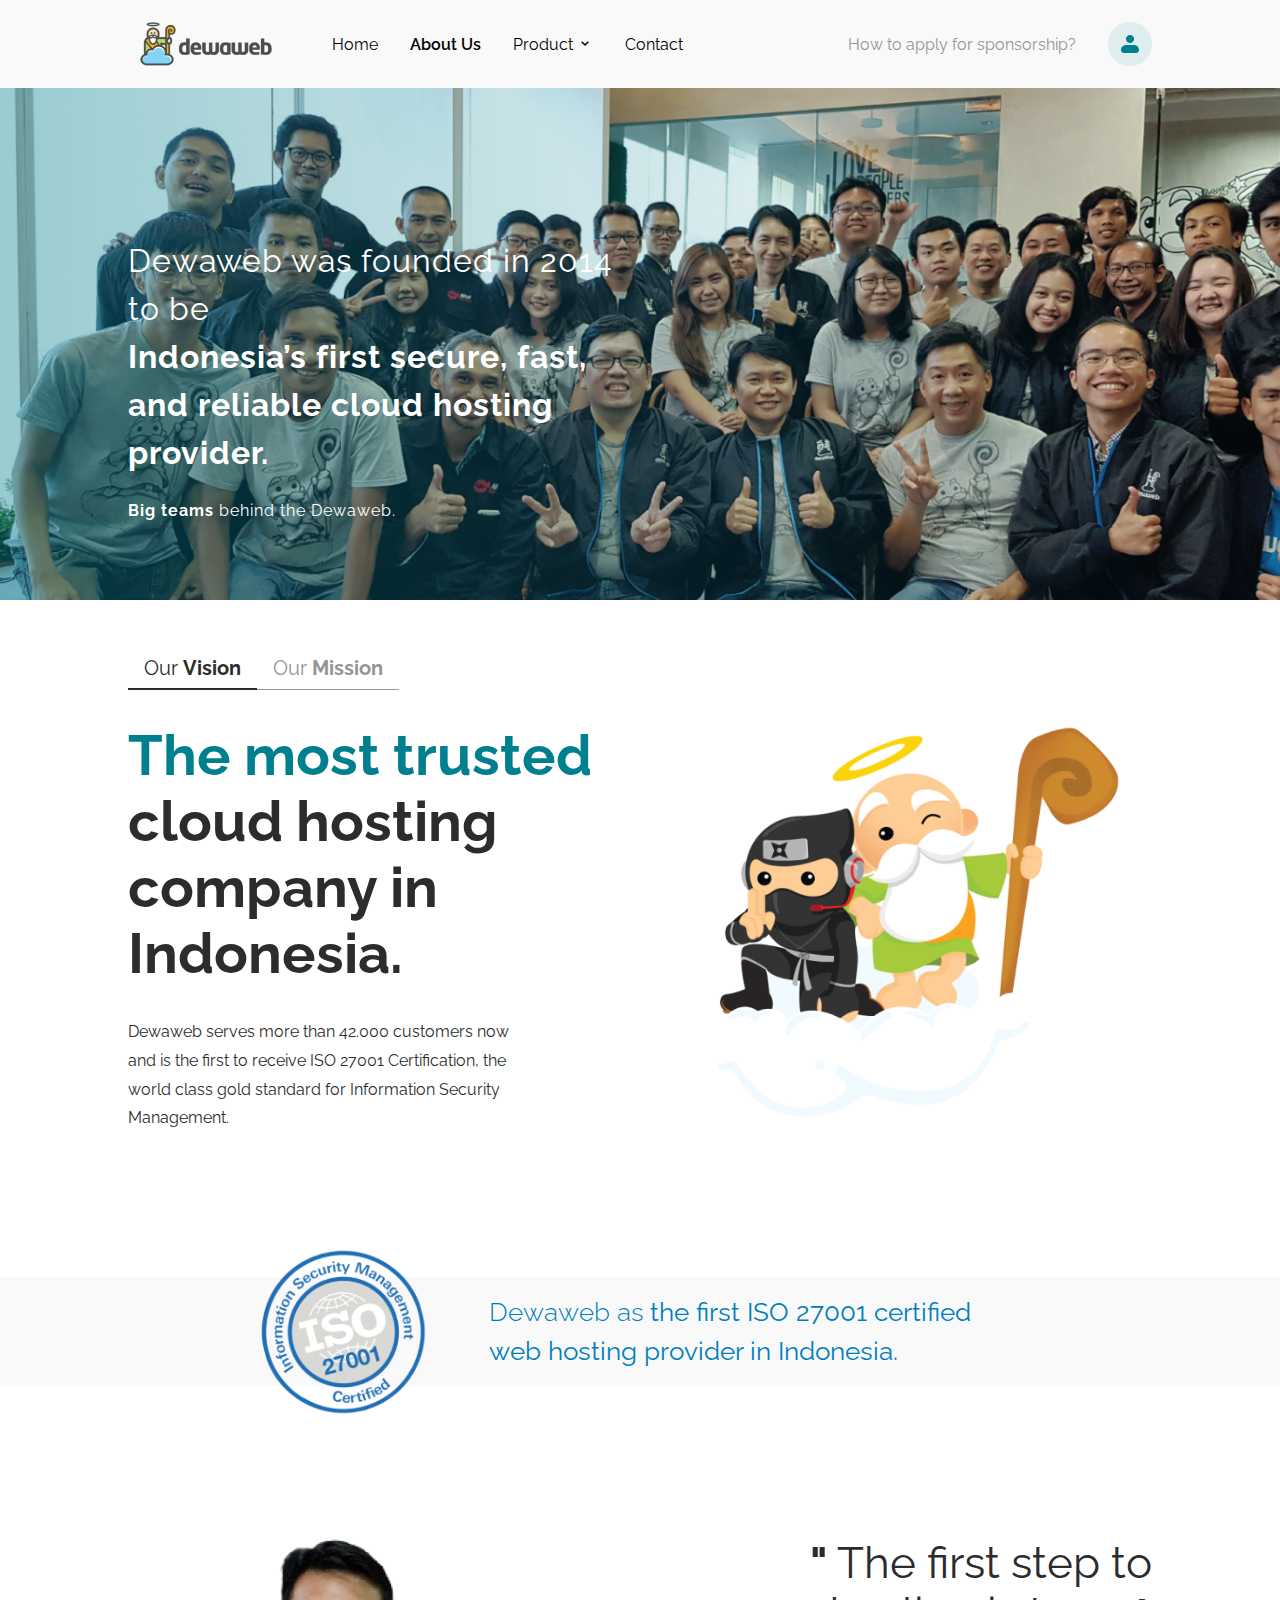
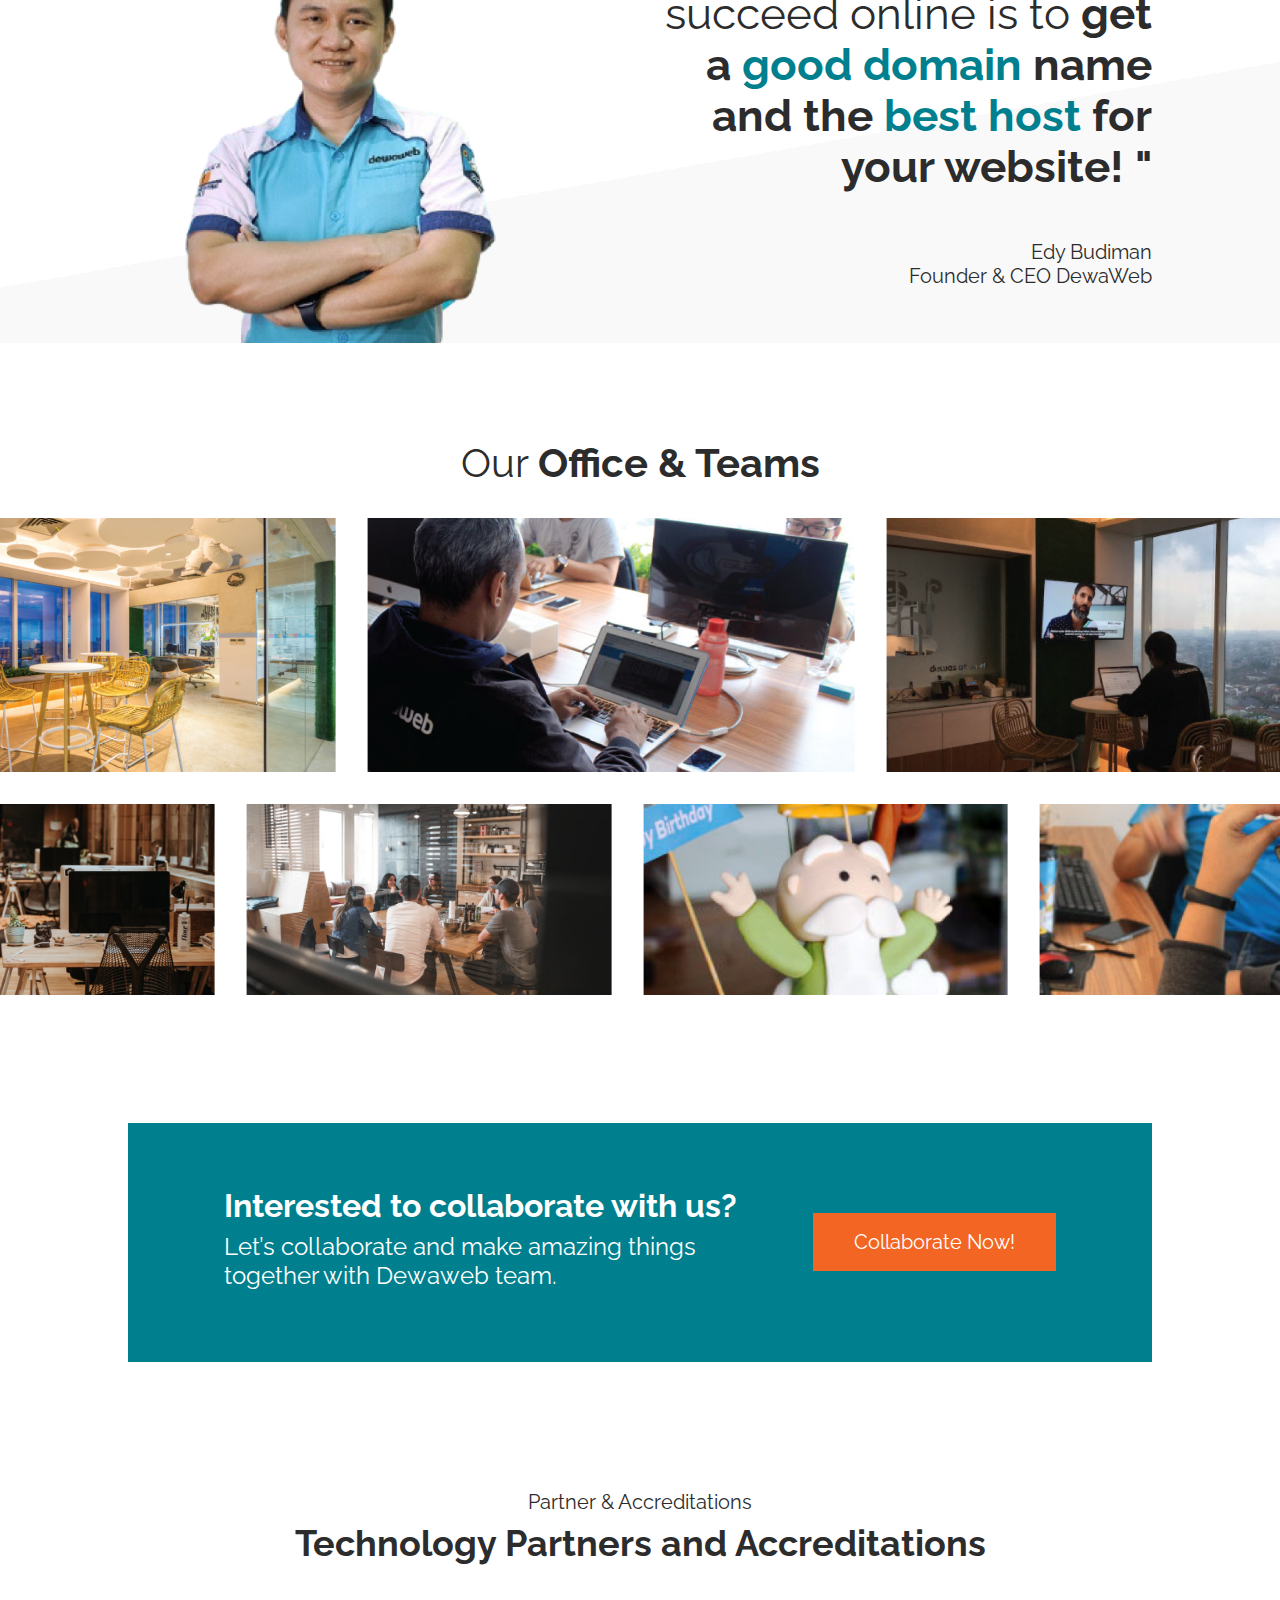
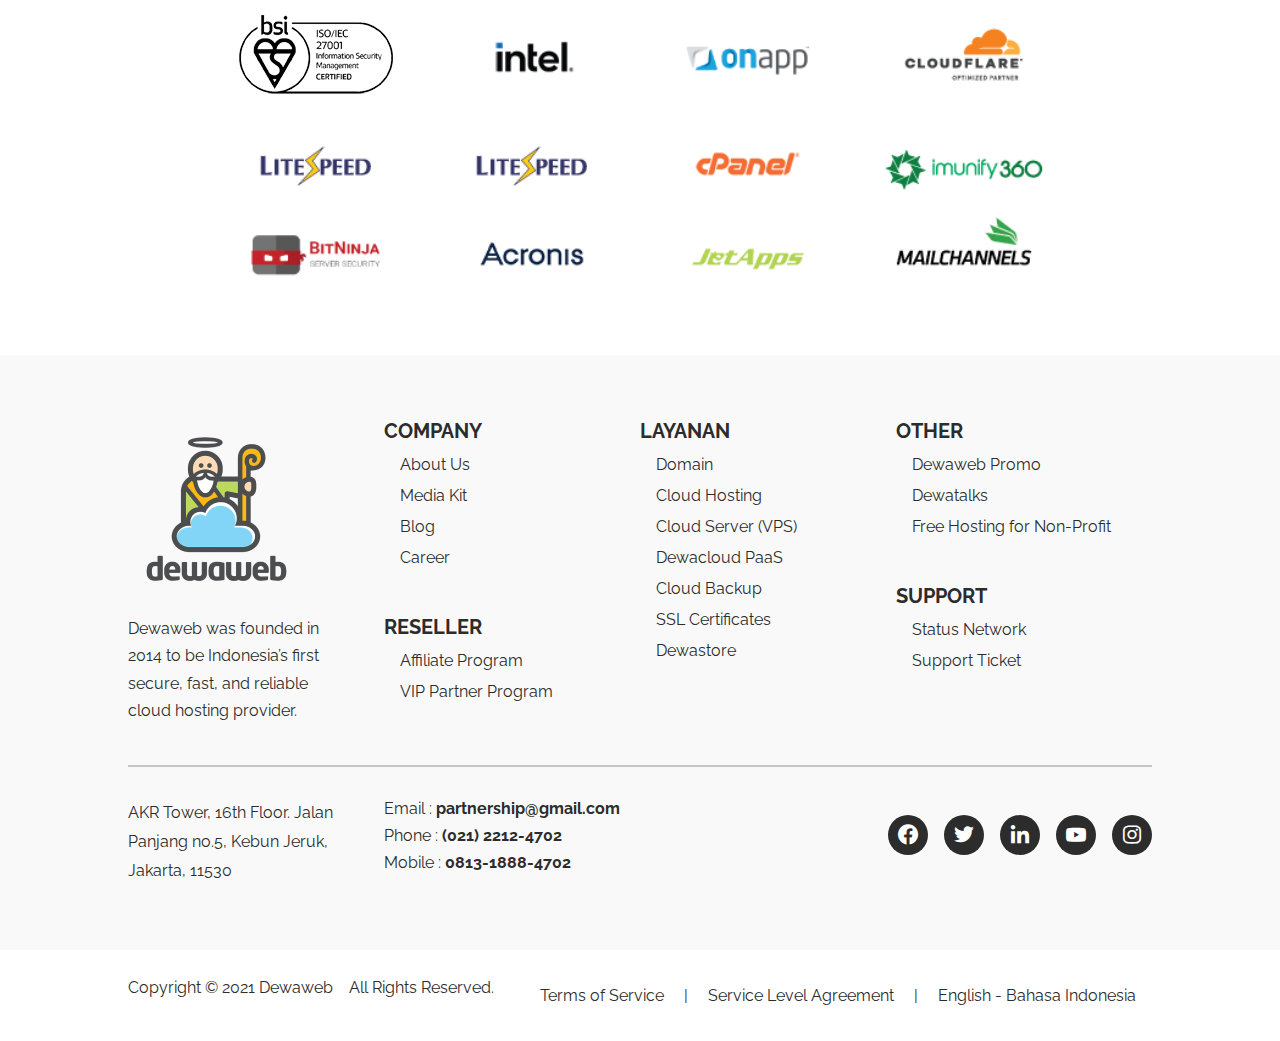
<file: about.html>
<!DOCTYPE html>
<html lang="en">
<head>
    <meta charset="UTF-8">
    <meta http-equiv="X-UA-Compatible" content="IE=edge">
    <meta name="viewport" content="width=device-width, initial-scale=1.0">
    <title>About Us | Dewaweb</title>
    <link rel="stylesheet" href="assets/css/about.css">
    <link rel="icon" href="assets/images/favicon.webp" type="image/x-icon">
    <!-- Font Icon (BoxIcon) -->
    <link href='https://unpkg.com/boxicons@2.1.1/css/boxicons.min.css' rel='stylesheet'>
</head>
<body>
    <header id="Top">
        <nav>
            <div class="container-fluid">
                <div>
                    <a href="index.html">
                        <img src="assets/images/logo-dewaweb.png" alt="Logo Dewaweb">
                    </a>
                    <ul class="navbar-nav">
                        <li class="nav-item"><a href="index.html" class="nav-link">Home</a></li>
                        <li class="nav-item"><a href="about.html" class="nav-link active">About Us</a></li>
                        <li class="nav-item">Product <i class='bx bx-chevron-down' ></i>
                            <ul>
                                <li><a href="hosting.html" class="nav-link">Hosting <i class='bx bx-chevron-right' ></i></a></li>
                                <li><a href="#" class="nav-link">Domain <i class='bx bx-chevron-right' ></i></a></li>
                                <li><a href="vps.html" class="nav-link">Server <i class='bx bx-chevron-right' ></i></a></li>
                            </ul>
                        </li>
                        <li class="nav-item"><a href="contact.html" class="nav-link">Contact</a></li>
                    </ul>
                </div>
                <div>
                    <a href="#">How to apply for sponsorship?</a>
                    <div class="account-img">
                        <img src="assets/images/person1.png" alt="Account">
                    </div>
                    <div class="burger">
                        <button><i class='bx bx-menu-alt-right' ></i></button>
                    </div>
                </div>
            </div>
        </nav>
    </header>
    <main>
        <section class="banner">
            <div class="container-fluid">
                <div class="banner-text">
                    <h1>Dewaweb was founded in 2014 to be<br><strong>Indonesia’s first secure, fast, and reliable cloud hosting provider.</strong></h1>
                    <span><b>Big teams</b> behind the Dewaweb.</span>
                </div>
            </div>
        </section>
        <section class="vision">
            <div class="container-fluid">
                <ul>
                    <li class="active" id="vision">Our <b>Vision</b></li>
                    <li id="mission">Our <b>Mission</b></li>
                </ul>
                <div class="vision-container">
                    <div>
                        <h2><span>The most trusted</span> cloud hosting company in Indonesia.</h2>
                        <p>
                            Dewaweb serves more than 42.000 customers now and is the first to receive ISO 27001 Certification, the world class gold standard for Information Security Management.
                        </p>
                    </div>
                    <div>
                        <img src="assets/images/banner2About.png" alt="Dewaweb Mascot">
                    </div>
                </div>
            </div>
        </section>
        <section class="iso">
            <img src="assets/images/logo-iso-1.png" alt="Logo Iso">
            <h2>Dewaweb as <b>the first ISO 27001 certified <br>web hosting provider in Indonesia.</b></h2>
        </section>
        <section class="quote">
            <div class="container-fluid">
                <div>
                    <img src="assets/images/CEO.png" alt="Dewaweb CEO">
                </div>
                <div>
                    <p>
                        The first step to succeed online is to <b>get a <span>good domain</span> name and the <span>best host</span> for your website!</b>
                    </p>
                    <div class="quote-desc">
                        <div>Edy Budiman</div>
                        <div>Founder & CEO DewaWeb</div>
                    </div>
                </div>
            </div>
        </section>
        <section class="office">
            <div class="container-fluid">
                <h2>Our <b>Office & Teams</b></h2>
            </div>
            <div class="office-img-container">
                <div class="img-layer">
                    <img src="assets/images/Rectangle 80.jpg" alt="Dewaweb Office">
                    <img src="assets/images/Rectangle 81.jpg" alt="Dewaweb Office">
                    <img src="assets/images/Rectangle 82.jpg" alt="Dewaweb Office">
                </div>
                <div class="img-layer">
                    <img src="assets/images/Rectangle 83.jpg" alt="Dewaweb Office">
                    <img src="assets/images/Rectangle 84.jpg" alt="Dewaweb Office">
                    <img src="assets/images/Rectangle 85.jpg" alt="Dewaweb Office">
                    <img src="assets/images/Rectangle 86.jpg" alt="Dewaweb Office">
                </div>
            </div>
        </section>
        <section class="collab">
            <div class="container-fluid">
                <div class="collab-container">
                    <div>
                        <h2>Interested to collaborate with us?</h2>
                        <p>
                            Let’s collaborate and make amazing things<br>together with Dewaweb team.
                        </p>
                    </div>
                    <button>Collaborate Now!</button>
                </div>
            </div>
        </section>
        <section class="tech-partner">
            <div class="container-fluid">
                <span>Partner & Accreditations</span>
                <h2>Technology Partners and Accreditations</h2>
                <div class="tech-partner-container">
                    <div><img src="assets/images/dewawebTech1.png" alt="Dewaweb Tech 1"></div>
                    <div><img src="assets/images/dewawebTech2.png" alt="Dewaweb Tech 2"></div>
                    <div><img src="assets/images/dewawebTech3.png" alt="Dewaweb Tech 3"></div>
                    <div><img src="assets/images/dewawebTech4.webp" alt="Dewaweb Tech 4"></div>
                    <div><img src="assets/images/dewawebTech5.webp" alt="Dewaweb Tech 5"></div>
                    <div><img src="assets/images/dewawebTech6.webp" alt="Dewaweb Tech 6"></div>
                    <div><img src="assets/images/dewawebTech7.png" alt="Dewaweb Tech 7"></div>
                    <div><img src="assets/images/dewawebTech8.png" alt="Dewaweb Tech 8"></div>
                    <div><img src="assets/images/dewawebTech9.png" alt="Dewaweb Tech 9"></div>
                    <div><img src="assets/images/dewawebTech10.png" alt="Dewaweb Tech 10"></div>
                    <div><img src="assets/images/dewawebTech11.webp" alt="Dewaweb Tech 11"></div>
                    <div><img src="assets/images/dewawebTech12.png" alt="Dewaweb Tech 12"></div>
                </div>
            </div>
        </section>
        <div class="nav-mobile">
            <nav>
                <img src="assets/images/logo-dewaweb.png" alt="Logo Dewaweb">
                <ul>
                    <li><a href="index.html">Home</a></li>
                    <li><a href="about.html">About Us</a></li>
                    <li class="product">Product <i class='bx bx-chevron-down' ></i>
                        <ul>
                            <li><a href="hosting.html">Hosting</a></li>
                            <li><a href="#">Domain</a></li>
                            <li><a href="vps.html">Server</a></li>
                        </ul>
                    </li>
                    <li><a href="contact.html">Contact</a></li>
                </ul>
                <div class="nav-mobile-account">
                    <div>Register / Log In</div>
                </div>
                <div class="close-btn">
                    <button><i class='bx bx-x'></i></button>
                </div>
            </nav>
        </div>
        <div class="scrollToTop">
            <div>
                <a href="#Top"><i class='bx bx-chevron-up'></i></a>
            </div>
            <span>back to top</span>
        </div>
    </main>
    <footer>
        <div class="footer">
            <div class="container-fluid">
                <div class="footer-container">
                    <div class="footer-first-layer">
                        <div>
                            <a href="index.html"><img src="assets/images/dewawebLogoFooter.png" alt="Dewaweb Logo"></a>
                            <p>
                                Dewaweb was founded in 2014 to be Indonesia’s first secure, fast, and reliable cloud hosting provider.
                            </p>
                        </div>
                        <div>
                            <div><b>COMPANY</b></div>
                            <ul>
                                <li><a href="about.html">About Us</a></li>
                                <li><a href="#">Media Kit</a></li>
                                <li><a href="#">Blog</a></li>
                                <li><a href="#">Career</a></li>
                            </ul>
                            <div><b>RESELLER</b></div>
                            <ul>
                                <li><a href="#">Affiliate Program</a></li>
                                <li><a href="#">VIP Partner Program</a></li>
                            </ul>
                        </div>
                        <div>
                            <div><b>LAYANAN</b></div>
                            <ul>
                                <li><a href="#">Domain</a></li>
                                <li><a href="hosting.html">Cloud Hosting</a></li>
                                <li><a href="vps.html">Cloud Server (VPS)</a></li>
                                <li><a href="#">Dewacloud PaaS</a></li>
                                <li><a href="#">Cloud Backup</a></li>
                                <li><a href="#">SSL Certificates</a></li>
                                <li><a href="https://www.dewaweb.com/dewastore">Dewastore</a></li>
                            </ul>
                        </div>
                        <div>
                            <div><b>OTHER</b></div>
                            <ul>
                                <li><a href="#">Dewaweb Promo</a></li>
                                <li><a href="https://www.dewatalks.com/">Dewatalks</a></li>
                                <li><a href="#">Free Hosting for Non-Profit</a></li>
                            </ul>
                            <div><b>SUPPORT</b></div>
                            <ul>
                                <li><a href="#">Status Network</a></li>
                                <li><a href="#">Support Ticket</a></li>
                            </ul>
                        </div>
                    </div>
                    <hr>
                    <div class="footer-second-layer">
                        <p>
                            AKR Tower, 16th Floor. Jalan Panjang no.5, Kebun Jeruk, Jakarta, 11530
                        </p>
                        <ul>
                            <li>Email : <b><a href="mailto:partnership@gmail.com">partnership@gmail.com</a></b></li>
                            <li>Phone : <b><a href="tel:02122124702">(021) 2212-4702</a></b></li>
                            <li>Mobile : <b><a href="https://wa.me/+6281318884702" target="_blank"> 0813-1888-4702</a></b></li>
                        </ul>
                        <div class="footer-icon">
                            <a href="https://www.facebook.com/dewaweb/" target="_blank"><i class='bx bxl-facebook-circle' ></i></a>
                            <a href="https://twitter.com/Dewaweb" target="_blank"><i class='bx bxl-twitter' ></i></a>
                            <a href="https://www.linkedin.com/company/dewaweb/" target="_blank"><i class='bx bxl-linkedin' ></i></a>
                            <a href="https://www.youtube.com/c/Dewaweb" target="_blank"><i class='bx bxl-youtube' ></i></a>
                            <a href="https://www.instagram.com/dewaweb/" target="_blank"><i class='bx bxl-instagram' ></i></a>
                        </div>
                    </div>
                </div>
            </div>
        </div>
        <div class="copyright">
            <div class="container-fluid">
                <div><span>Copyright &copy; 2021 Dewaweb</span> All Rights Reserved.</div>
                <div><a href="#">Terms of Service</a> | <a href="#">Service Level Agreement</a> | <a href="#">English - Bahasa Indonesia</a></div>
            </div>
        </div>
    </footer>
    
    <!-- Script -->
    <script src="assets/js/script.js"></script>
    <script>
        window.addEventListener('scroll', (e) => {
            if(window.scrollY > 88) {
                document.querySelector('nav').classList.add('scrolled');
                document.querySelector('.scrollToTop').style.display = 'block';
            } else if(window.scrollY <= 88) {
                document.querySelector('nav').classList.remove('scrolled');
                document.querySelector('.scrollToTop').style.display = 'none';
            }
        })

        document.querySelector('#vision').addEventListener('click', () => {
            document.querySelector('.vision li.active').classList.remove('active');
            document.querySelector('#vision').classList.add('active');
            document.querySelector('.vision-container h2').innerHTML= `<span>The most trusted</span> cloud hosting company in Indonesia.`;
            document.querySelector('.vision-container h2').style.fontSize = '3.5em';
            document.querySelector('.vision-container h2').classList.add('visionH2');
            document.querySelector('.vision-container h2').classList.remove('missionH2');
        })

        document.querySelector('#mission').addEventListener('click', () => {
            document.querySelector('.vision li.active').classList.remove('active');
            document.querySelector('#mission').classList.add('active');
            document.querySelector('.vision-container h2').innerHTML= `To provide <span>easy-to-use, affordable</span> and <span>great services</span> to help our customers succeed online.`;
            document.querySelector('.vision-container h2').classList.add('missionH2');
            document.querySelector('.vision-container h2').classList.remove('visionH2');
        })

        document.querySelector('.burger').addEventListener('click', () => {
            document.querySelector('.nav-mobile').style.width = '100%'
        })

        document.querySelector('.close-btn').addEventListener('click', () => {
            document.querySelector('.nav-mobile').style.width = '0'
        })

        document.querySelector('.nav-mobile ul > li.product').addEventListener('click', () => {
            let dropdown = document.querySelector('.nav-mobile ul ul');
            if(dropdown.style.display === '' || dropdown.style.display === 'none') dropdown.style.display = 'block';
            else dropdown.style.display = 'none';
        })
    </script>
</body>
</html>
</file>
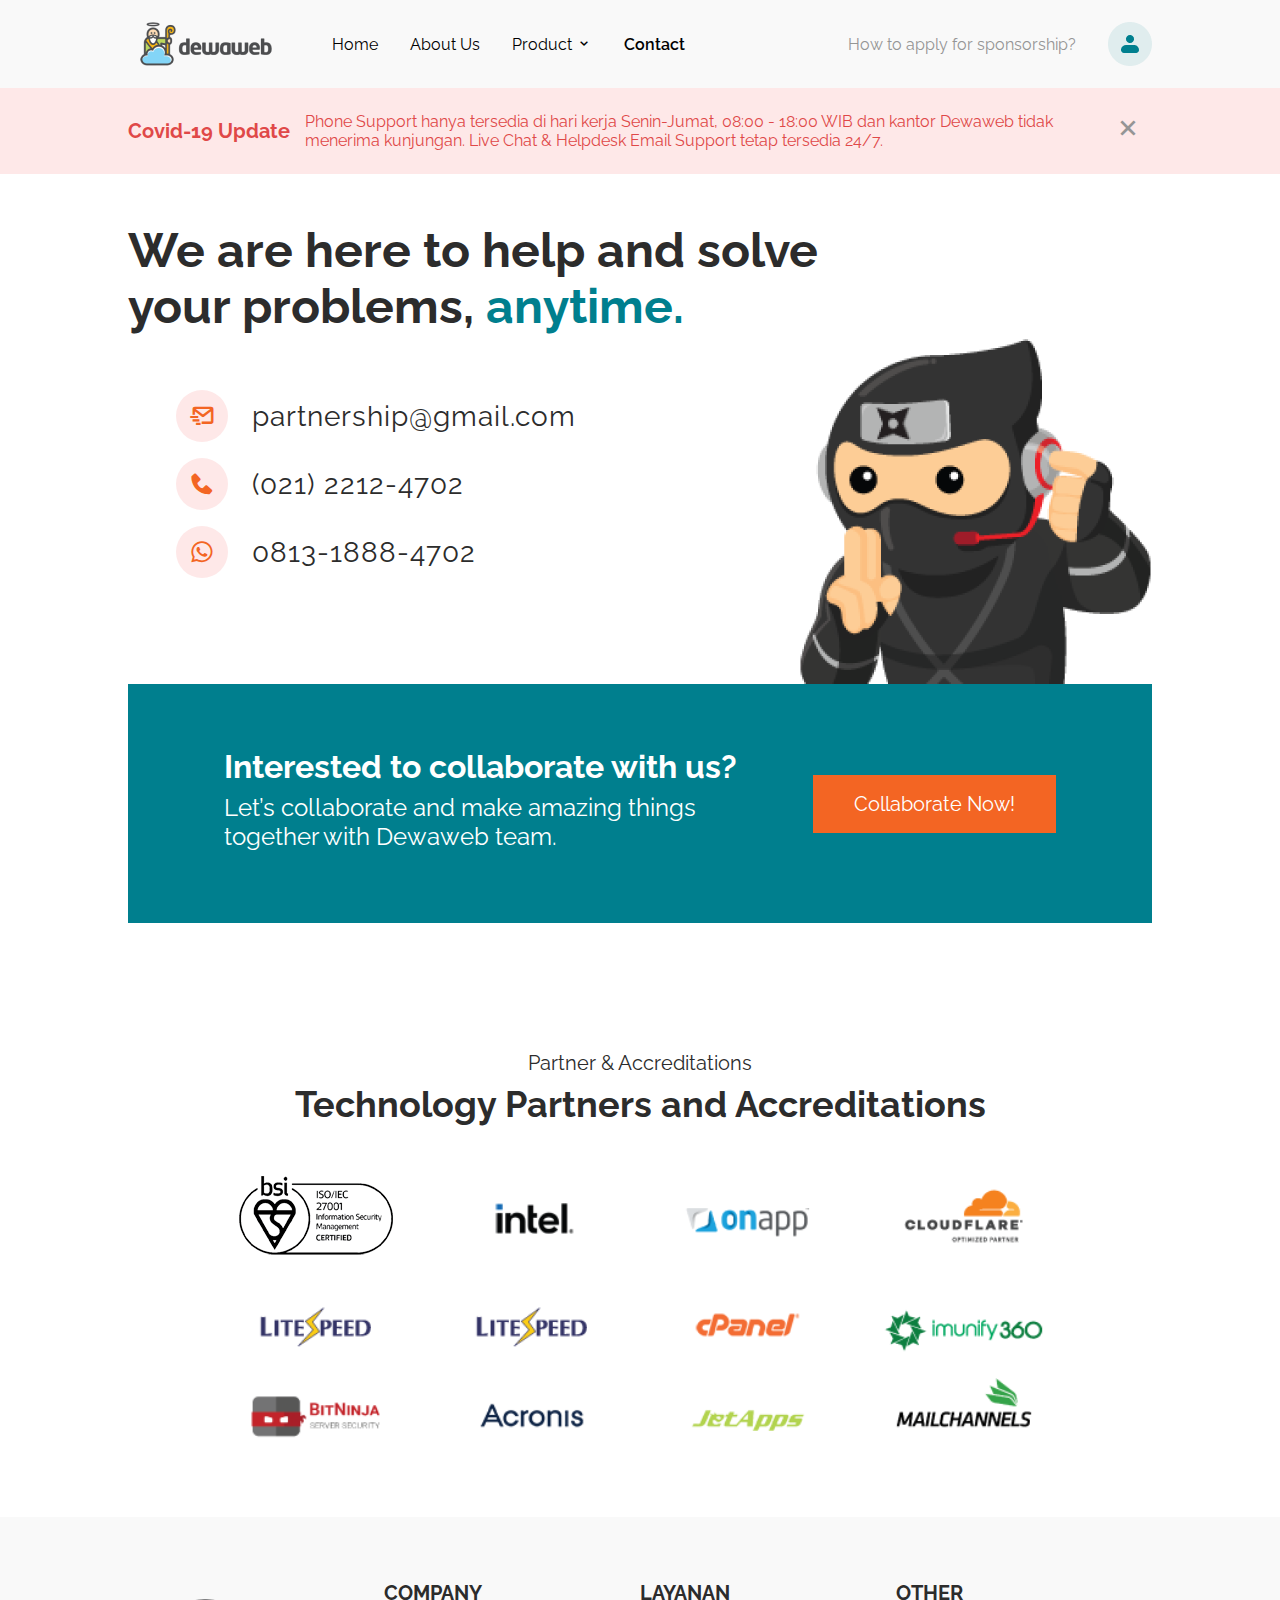
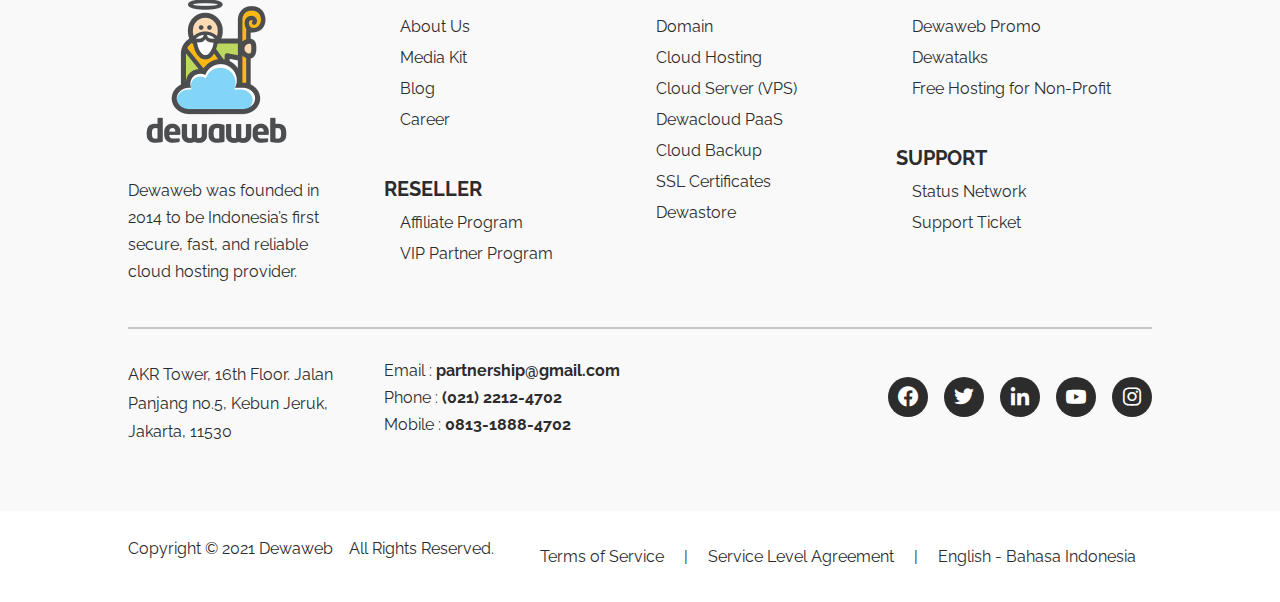
<file: contact.html>
<!DOCTYPE html>
<html lang="en">
<head>
    <meta charset="UTF-8">
    <meta http-equiv="X-UA-Compatible" content="IE=edge">
    <meta name="viewport" content="width=device-width, initial-scale=1.0">
    <title>Contact | Dewaweb</title>
    <link rel="stylesheet" href="assets/css/contact.css">
    <link rel="icon" href="assets/images/favicon.webp" type="image/x-icon">
    <!-- Font Icon (BoxIcon) -->
    <link href='https://unpkg.com/boxicons@2.1.1/css/boxicons.min.css' rel='stylesheet'>
</head>
<body>
    <header id="Top">
        <nav>
            <div class="container-fluid">
                <div>
                    <a href="index.html">
                        <img src="assets/images/logo-dewaweb.png" alt="Logo Dewaweb">
                    </a>
                    <ul class="navbar-nav">
                        <li class="nav-item"><a href="index.html" class="nav-link">Home</a></li>
                        <li class="nav-item"><a href="about.html" class="nav-link">About Us</a></li>
                        <li class="nav-item">Product <i class='bx bx-chevron-down' ></i>
                            <ul>
                                <li><a href="hosting.html" class="nav-link">Hosting <i class='bx bx-chevron-right' ></i></a></li>
                                <li><a href="#" class="nav-link">Domain <i class='bx bx-chevron-right' ></i></a></li>
                                <li><a href="vps.html" class="nav-link">Server <i class='bx bx-chevron-right' ></i></a></li>
                            </ul>
                        </li>
                        <li class="nav-item"><a href="contact.html" class="nav-link active">Contact</a></li>
                    </ul>
                </div>
                <div>
                    <a href="#">How to apply for sponsorship?</a>
                    <div class="account-img">
                        <img src="assets/images/person1.png" alt="Account">
                    </div>
                    <div class="burger">
                        <button><i class='bx bx-menu-alt-right' ></i></button>
                    </div>
                </div>
            </div>
        </nav>
    </header>
    <main>
        <section class="alert">
            <div class="container-fluid">
                <div>
                    <div><b>Covid-19 Update</b></div>
                    <div>Phone Support hanya tersedia di hari kerja Senin-Jumat, 08:00 - 18:00 WIB dan kantor Dewaweb tidak menerima kunjungan. Live Chat & Helpdesk Email Support tetap tersedia 24/7.</div>
                </div>
                <button id="closeAlert"><i class='bx bx-x' ></i></button>
            </div>
        </section>
        <section class="contact">
            <div class="container-fluid">
                <h1>We are here to help and solve<br>your problems, <span>anytime.</span></h1>
                <div class="contact-container">
                    <div>
                        <ul>
                            <li><a href="mailto:partnership@gmail.com"><i class='bx bx-mail-send'></i> partnership@gmail.com</a></li>
                            <li><a href="tel:02122124702"><i class='bx bxs-phone' ></i> (021) 2212-4702</a></li>
                            <li><a href="https://wa.me/+6281318884702" target="_blank"><i class='bx bxl-whatsapp' ></i> 0813-1888-4702</a></li>
                        </ul>
                    </div>
                    <div>
                        <img src="assets/images/contact.png" alt="Dewaweb Contact">
                    </div>
                </div>
            </div>
        </section>
        <section class="collab">
            <div class="container-fluid">
                <div class="collab-container">
                    <div>
                        <h2>Interested to collaborate with us?</h2>
                        <p>
                            Let’s collaborate and make amazing things<br>together with Dewaweb team.
                        </p>
                    </div>
                    <button>Collaborate Now!</button>
                </div>
            </div>
        </section>
        <section class="tech-partner">
            <div class="container-fluid">
                <span>Partner & Accreditations</span>
                <h2>Technology Partners and Accreditations</h2>
                <div class="tech-partner-container">
                    <div><img src="assets/images/dewawebTech1.png" alt="Dewaweb Tech 1"></div>
                    <div><img src="assets/images/dewawebTech2.png" alt="Dewaweb Tech 2"></div>
                    <div><img src="assets/images/dewawebTech3.png" alt="Dewaweb Tech 3"></div>
                    <div><img src="assets/images/dewawebTech4.webp" alt="Dewaweb Tech 4"></div>
                    <div><img src="assets/images/dewawebTech5.webp" alt="Dewaweb Tech 5"></div>
                    <div><img src="assets/images/dewawebTech6.webp" alt="Dewaweb Tech 6"></div>
                    <div><img src="assets/images/dewawebTech7.png" alt="Dewaweb Tech 7"></div>
                    <div><img src="assets/images/dewawebTech8.png" alt="Dewaweb Tech 8"></div>
                    <div><img src="assets/images/dewawebTech9.png" alt="Dewaweb Tech 9"></div>
                    <div><img src="assets/images/dewawebTech10.png" alt="Dewaweb Tech 10"></div>
                    <div><img src="assets/images/dewawebTech11.webp" alt="Dewaweb Tech 11"></div>
                    <div><img src="assets/images/dewawebTech12.png" alt="Dewaweb Tech 12"></div>
                </div>
            </div>
        </section>
        <div class="nav-mobile">
            <nav>
                <img src="assets/images/logo-dewaweb.png" alt="Logo Dewaweb">
                <ul>
                    <li><a href="index.html">Home</a></li>
                    <li><a href="about.html">About Us</a></li>
                    <li class="product">Product <i class='bx bx-chevron-down' ></i>
                        <ul>
                            <li><a href="hosting.html">Hosting</a></li>
                            <li><a href="#">Domain</a></li>
                            <li><a href="vps.html">Server</a></li>
                        </ul>
                    </li>
                    <li><a href="contact.html">Contact</a></li>
                </ul>
                <div class="nav-mobile-account">
                    <div>Register / Log In</div>
                </div>
                <div class="close-btn">
                    <button><i class='bx bx-x'></i></button>
                </div>
            </nav>
        </div>
        <div class="scrollToTop">
            <div>
                <a href="#Top"><i class='bx bx-chevron-up'></i></a>
            </div>
            <span>back to top</span>
        </div>
    </main>
    <footer>
        <div class="footer">
            <div class="container-fluid">
                <div class="footer-container">
                    <div class="footer-first-layer">
                        <div>
                            <a href="index.html"><img src="assets/images/dewawebLogoFooter.png" alt="Dewaweb Logo"></a>
                            <p>
                                Dewaweb was founded in 2014 to be Indonesia’s first secure, fast, and reliable cloud hosting provider.
                            </p>
                        </div>
                        <div>
                            <div><b>COMPANY</b></div>
                            <ul>
                                <li><a href="about.html">About Us</a></li>
                                <li><a href="#">Media Kit</a></li>
                                <li><a href="#">Blog</a></li>
                                <li><a href="#">Career</a></li>
                            </ul>
                            <div><b>RESELLER</b></div>
                            <ul>
                                <li><a href="#">Affiliate Program</a></li>
                                <li><a href="#">VIP Partner Program</a></li>
                            </ul>
                        </div>
                        <div>
                            <div><b>LAYANAN</b></div>
                            <ul>
                                <li><a href="#">Domain</a></li>
                                <li><a href="hosting.html">Cloud Hosting</a></li>
                                <li><a href="vps.html">Cloud Server (VPS)</a></li>
                                <li><a href="#">Dewacloud PaaS</a></li>
                                <li><a href="#">Cloud Backup</a></li>
                                <li><a href="#">SSL Certificates</a></li>
                                <li><a href="https://www.dewaweb.com/dewastore">Dewastore</a></li>
                            </ul>
                        </div>
                        <div>
                            <div><b>OTHER</b></div>
                            <ul>
                                <li><a href="#">Dewaweb Promo</a></li>
                                <li><a href="https://www.dewatalks.com/">Dewatalks</a></li>
                                <li><a href="#">Free Hosting for Non-Profit</a></li>
                            </ul>
                            <div><b>SUPPORT</b></div>
                            <ul>
                                <li><a href="#">Status Network</a></li>
                                <li><a href="#">Support Ticket</a></li>
                            </ul>
                        </div>
                    </div>
                    <hr>
                    <div class="footer-second-layer">
                        <p>
                            AKR Tower, 16th Floor. Jalan Panjang no.5, Kebun Jeruk, Jakarta, 11530
                        </p>
                        <ul>
                            <li>Email : <b><a href="mailto:partnership@gmail.com">partnership@gmail.com</a></b></li>
                            <li>Phone : <b><a href="tel:02122124702">(021) 2212-4702</a></b></li>
                            <li>Mobile : <b><a href="https://wa.me/+6281318884702" target="_blank"> 0813-1888-4702</a></b></li>
                        </ul>
                        <div class="footer-icon">
                            <a href="https://www.facebook.com/dewaweb/" target="_blank"><i class='bx bxl-facebook-circle' ></i></a>
                            <a href="https://twitter.com/Dewaweb" target="_blank"><i class='bx bxl-twitter' ></i></a>
                            <a href="https://www.linkedin.com/company/dewaweb/" target="_blank"><i class='bx bxl-linkedin' ></i></a>
                            <a href="https://www.youtube.com/c/Dewaweb" target="_blank"><i class='bx bxl-youtube' ></i></a>
                            <a href="https://www.instagram.com/dewaweb/" target="_blank"><i class='bx bxl-instagram' ></i></a>
                        </div>
                    </div>
                </div>
            </div>
        </div>
        <div class="copyright">
            <div class="container-fluid">
                <div><span>Copyright &copy; 2021 Dewaweb</span> All Rights Reserved.</div>
                <div><a href="#">Terms of Service</a> | <a href="#">Service Level Agreement</a> | <a href="#">English - Bahasa Indonesia</a></div>
            </div>
        </div>
    </footer>
    
    <!-- Script -->
    <script src="assets/js/script.js"></script>
    <script>
        window.addEventListener('scroll', (e) => {
            if(window.scrollY > 88) {
                document.querySelector('nav').classList.add('scrolled');
                document.querySelector('.scrollToTop').style.display = 'block';
            } else if(window.scrollY <= 88) {
                document.querySelector('nav').classList.remove('scrolled');
                document.querySelector('.scrollToTop').style.display = 'none';
            }
        })

        document.querySelector('.burger').addEventListener('click', () => {
            document.querySelector('.nav-mobile').style.width = '100%'
        })

        document.querySelector('.close-btn').addEventListener('click', () => {
            document.querySelector('.nav-mobile').style.width = '0'
        })

        document.querySelector('.nav-mobile ul > li.product').addEventListener('click', () => {
            let dropdown = document.querySelector('.nav-mobile ul ul');
            if(dropdown.style.display === '' || dropdown.style.display === 'none') dropdown.style.display = 'block';
            else dropdown.style.display = 'none';
        })

        document.querySelector('#closeAlert').addEventListener('click', () => {
            document.querySelector('.alert').style.height = 0;
        })
    </script>
</body>
</html>
</file>
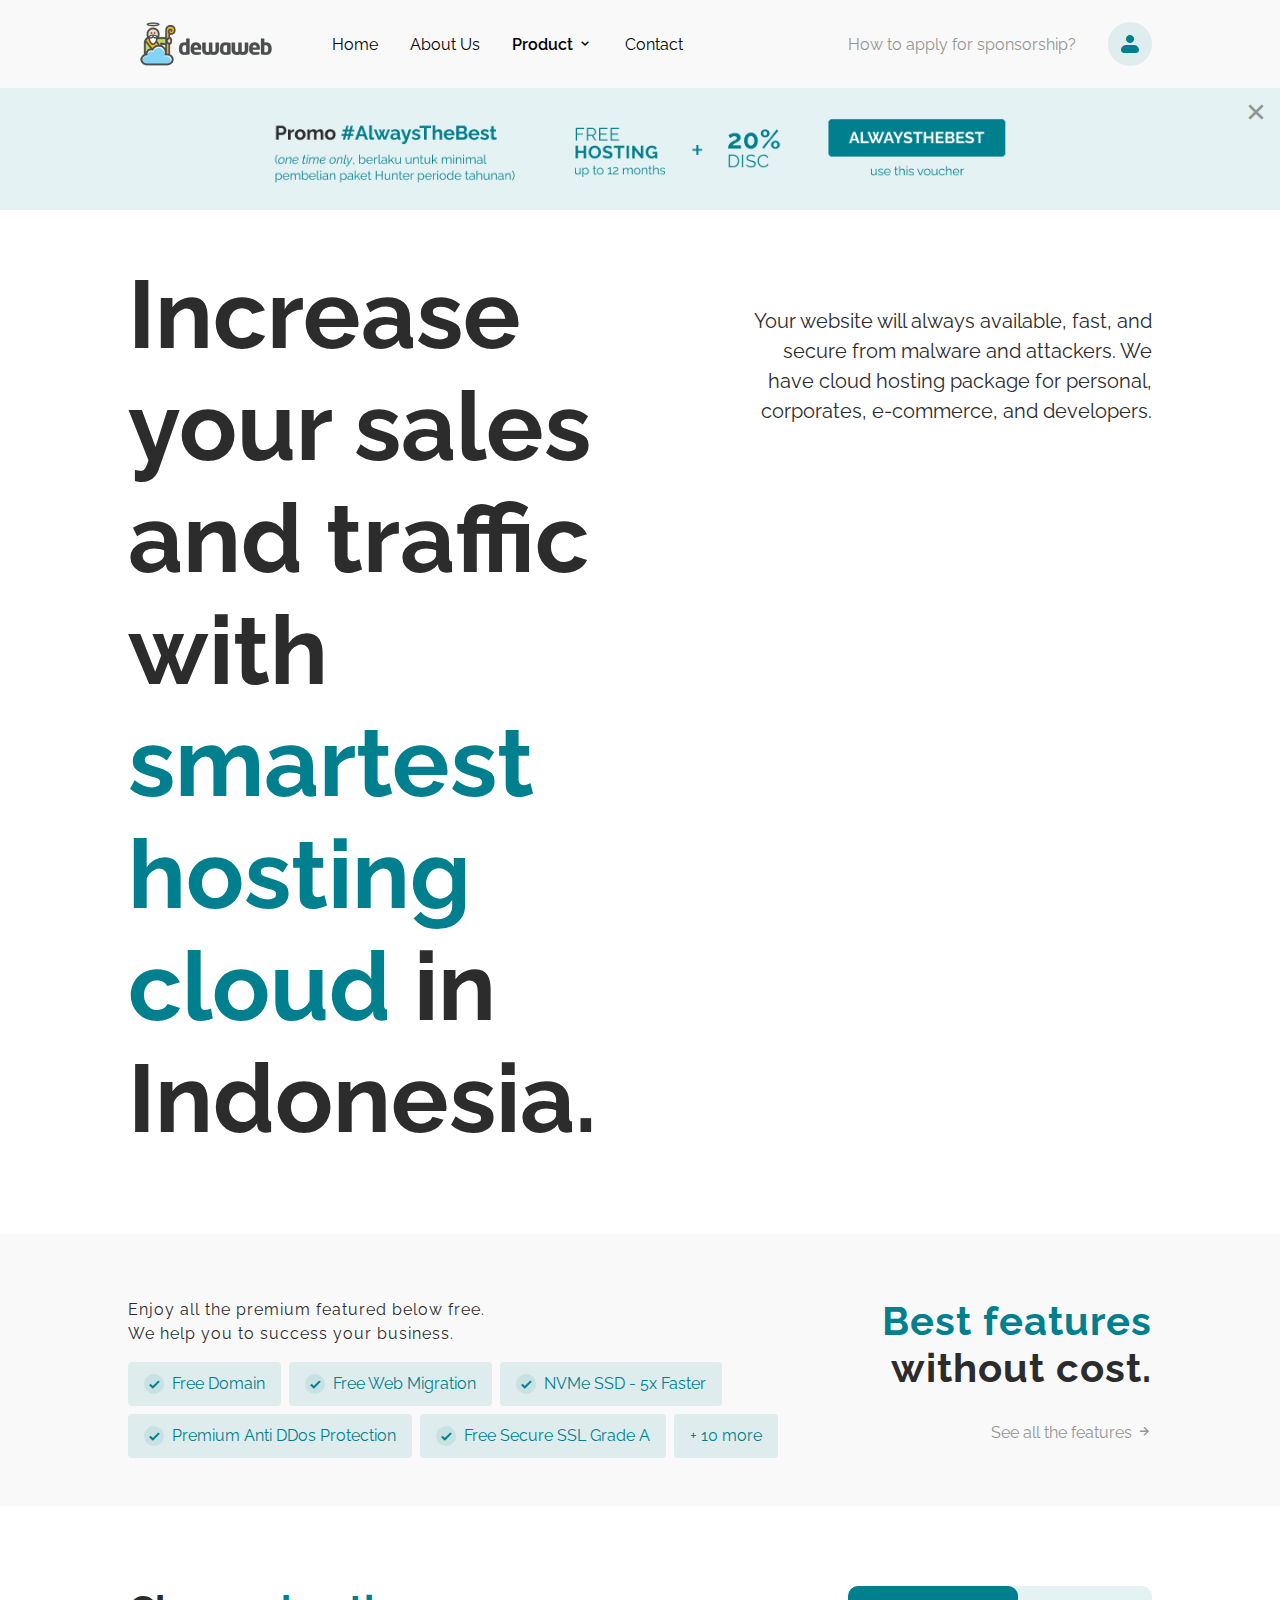
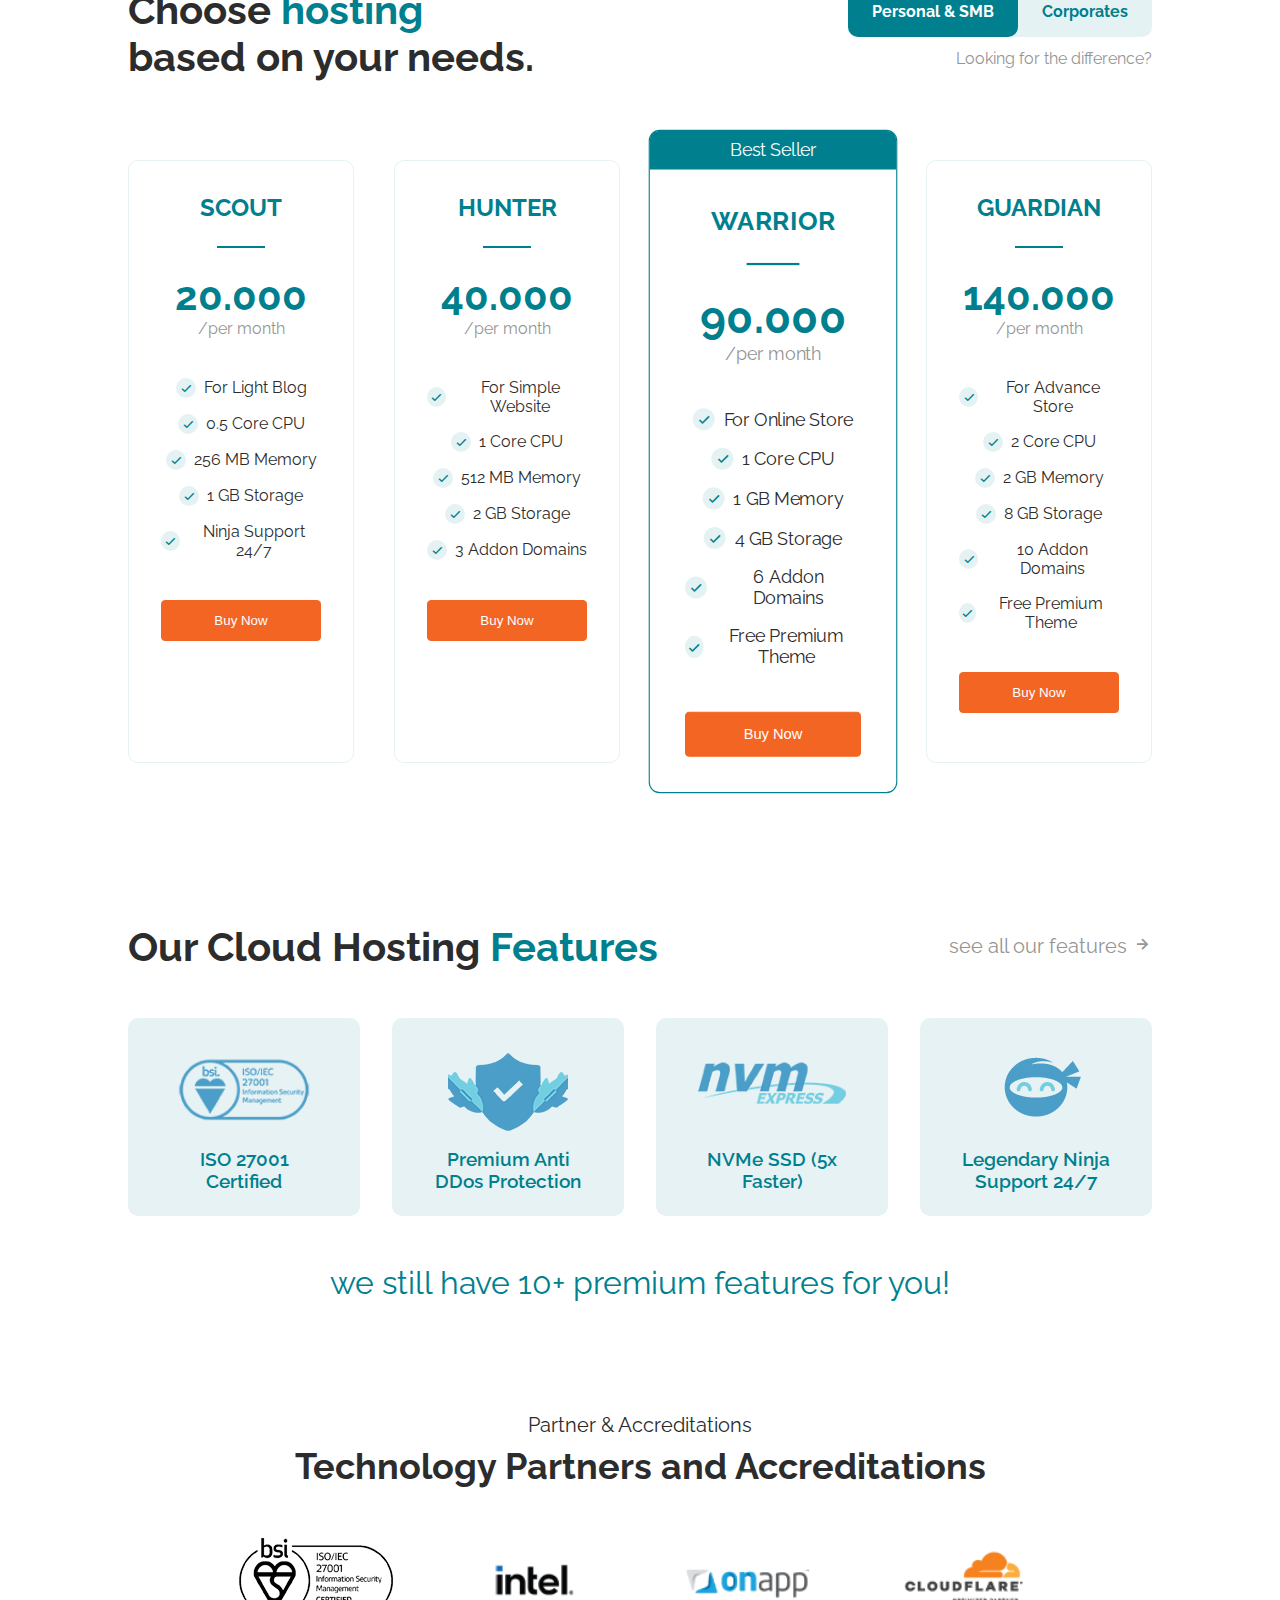
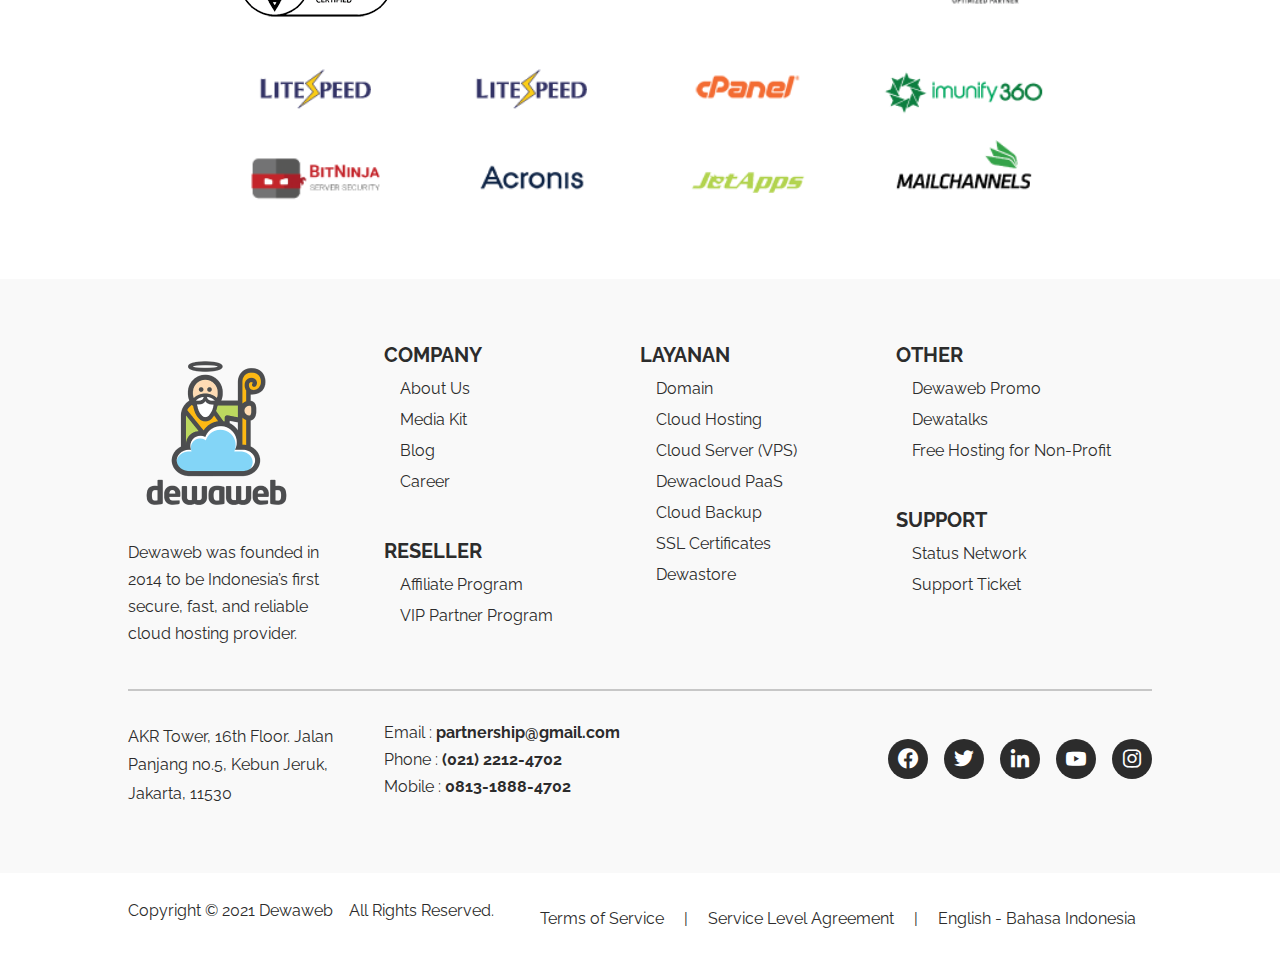
<file: hosting.html>
<!DOCTYPE html>
<html lang="en">
<head>
    <meta charset="UTF-8">
    <meta http-equiv="X-UA-Compatible" content="IE=edge">
    <meta name="viewport" content="width=device-width, initial-scale=1.0">
    <title>Cloud Hosting | Dewaweb</title>
    <link rel="stylesheet" href="assets/css/hosting.css">
    <link rel="icon" href="assets/images/favicon.webp" type="image/x-icon">
    <!-- Font Icon (BoxIcon) -->
    <link href='https://unpkg.com/boxicons@2.1.1/css/boxicons.min.css' rel='stylesheet'>
</head>
<body>
    <header id="Top">
        <nav>
            <div class="container-fluid">
                <div>
                    <a href="index.html">
                        <img src="assets/images/logo-dewaweb.png" alt="Logo Dewaweb">
                    </a>
                    <ul class="navbar-nav">
                        <li class="nav-item"><a href="index.html" class="nav-link">Home</a></li>
                        <li class="nav-item"><a href="about.html" class="nav-link">About Us</a></li>
                        <li class="nav-item"><span>Product</span> <i class='bx bx-chevron-down' ></i>
                            <ul>
                                <li><a href="hosting.html" class="nav-link active">Hosting <i class='bx bx-chevron-right' ></i></a></li>
                                <li><a href="#" class="nav-link">Domain <i class='bx bx-chevron-right' ></i></a></li>
                                <li><a href="vps.html" class="nav-link">Server <i class='bx bx-chevron-right' ></i></a></li>
                            </ul>
                        </li>
                        <li class="nav-item"><a href="contact.html" class="nav-link">Contact</a></li>
                    </ul>
                </div>
                <div>
                    <a href="#">How to apply for sponsorship?</a>
                    <div class="account-img">
                        <img src="assets/images/person1.png" alt="Account">
                    </div>
                    <div class="burger">
                        <button><i class='bx bx-menu-alt-right' ></i></button>
                    </div>
                </div>
            </div>
        </nav>
    </header>
    <main>
        <section class="voucher">
            <a href="#"><img src="assets/images/banner-voucher2.jpg" alt="Voucher"></a>
            <div>
                <button id="closeVoucher"><i class='bx bx-x' ></i></button>
            </div>
        </section>
        <section class="banner">
            <div class="container-fluid">
                <div class="banner-title">
                    <h1>Increase your sales and traffic with <span>smartest hosting cloud</span> in Indonesia.</h1>
                </div>
                <div class="banner-desc">
                    <p>
                        Your website will always available, fast, and secure from malware and attackers. We have cloud hosting package for personal, corporates, e-commerce, and developers.
                    </p>
                </div>
            </div>
        </section>
        <section class="feature">
            <div class="container-fluid">
                <div class="feature-desc">
                    <p>
                        Enjoy all the premium featured below free.
                        <br>We help you to success your business.
                    </p>
                    <div class="feature-card-container">
                        <span><i class='bx bx-check'></i> Free Domain</span><span><i class='bx bx-check'></i> Free Web Migration</span><span><i class='bx bx-check'></i> NVMe SSD - 5x Faster</span><span><i class='bx bx-check'></i> Premium Anti DDos Protection</span><span><i class='bx bx-check'></i> Free Secure SSL Grade A</span><span>+ 10 more</span>
                    </div>
                </div>
                <div class="feature-title">
                    <h2><span>Best features</span> without cost.</h2>
                    <a href="#">See all the features <i class='bx bx-right-arrow-alt' ></i></a>
                </div>
            </div>
        </section>
        <section class="product">
            <div class="container-fluid">
                <div class="product-header">
                    <h2>Choose <span>hosting</span><br>based on your needs.</h2>
                    <div class="product-category">
                        <ul>
                            <li class="active catPersonal">Personal & SMB</li>
                            <li class="catCorp">Corporates</li>
                        </ul>
                        <a href="#">Looking for the difference?</a>
                    </div>
                </div>
                <div class="product-card-container">
                    <div>
                        <h3>SCOUT</h3>
                        <hr>
                        <div class="price">
                            <span>20.000</span>/per month
                        </div>
                        <ul>
                            <li><i class='bx bx-check'></i> For Light Blog</li>
                            <li><i class='bx bx-check'></i> 0.5 Core CPU</li>
                            <li><i class='bx bx-check'></i> 256 MB Memory</li>
                            <li><i class='bx bx-check'></i> 1 GB Storage</li>
                            <li><i class='bx bx-check'></i> Ninja Support 24/7</li>
                        </ul>
                        <button>Buy Now</button>
                    </div>
                    <div>
                        <h3>HUNTER</h3>
                        <hr>
                        <div class="price">
                            <span>40.000</span>/per month
                        </div>
                        <ul>
                            <li><i class='bx bx-check'></i> For Simple Website</li>
                            <li><i class='bx bx-check'></i> 1 Core CPU</li>
                            <li><i class='bx bx-check'></i> 512 MB Memory</li>
                            <li><i class='bx bx-check'></i> 2 GB Storage</li>
                            <li><i class='bx bx-check'></i> 3 Addon Domains</li>
                        </ul>
                        <button>Buy Now</button>
                    </div>
                    <div class="best-seller">
                        <div>Best Seller</div>
                        <div>
                            <h3>WARRIOR</h3>
                            <hr>
                            <div class="price">
                                <span>90.000</span>/per month
                            </div>
                            <ul>
                                <li><i class='bx bx-check'></i> For Online Store</li>
                                <li><i class='bx bx-check'></i> 1 Core CPU</li>
                                <li><i class='bx bx-check'></i> 1 GB Memory</li>
                                <li><i class='bx bx-check'></i> 4 GB Storage</li>
                                <li><i class='bx bx-check'></i> 6 Addon Domains</li>
                                <li><i class='bx bx-check'></i> Free Premium Theme</li>
                            </ul>
                            <button>Buy Now</button>
                        </div>
                    </div>
                    <div>
                        <h3>GUARDIAN</h3>
                        <hr>
                        <div class="price">
                            <span>140.000</span>/per month
                        </div>
                        <ul>
                            <li><i class='bx bx-check'></i> For Advance Store</li>
                            <li><i class='bx bx-check'></i> 2 Core CPU</li>
                            <li><i class='bx bx-check'></i> 2 GB Memory</li>
                            <li><i class='bx bx-check'></i> 8 GB Storage</li>
                            <li><i class='bx bx-check'></i> 10 Addon Domains</li>
                            <li><i class='bx bx-check'></i> Free Premium Theme</li>
                        </ul>
                        <button>Buy Now</button>
                    </div>
                </div>
            </div>
        </section>
        <section class="service">
            <div class="container-fluid">
                <div class="service-title">
                    <h2>Our Cloud Hosting <span>Features</span></h2>
                    <a href="#">see all our features <i class='bx bx-right-arrow-alt'></i></a>
                </div>
                <div class="service-container">
                    <div class="service-card">
                        <img src="assets/images/hostingFeature1.png" alt="Hosting Feature">
                        <h3>ISO 27001 Certified</h3>
                    </div>
                    <div class="service-card">
                        <img src="assets/images/hostingFeature2.png" alt="Hosting Feature">
                        <h3>Premium Anti DDos Protection</h3>
                    </div>
                    <div class="service-card">
                        <img src="assets/images/hostingFeature3.png" alt="Hosting Feature">
                        <h3>NVMe SSD (5x Faster)</h3>
                    </div>
                    <div class="service-card">
                        <img src="assets/images/hostingFeature4.png" alt="Hosting Feature">
                        <h3>Legendary Ninja Support 24/7</h3>
                    </div>
                </div>
                <div class="service-extend">we still have 10+ premium features for you!</div>
            </div>
        </section>
        <section class="tech-partner">
            <div class="container-fluid">
                <span>Partner & Accreditations</span>
                <h2>Technology Partners and Accreditations</h2>
                <div class="tech-partner-container">
                    <div><img src="assets/images/dewawebTech1.png" alt="Dewaweb Tech 1"></div>
                    <div><img src="assets/images/dewawebTech2.png" alt="Dewaweb Tech 2"></div>
                    <div><img src="assets/images/dewawebTech3.png" alt="Dewaweb Tech 3"></div>
                    <div><img src="assets/images/dewawebTech4.webp" alt="Dewaweb Tech 4"></div>
                    <div><img src="assets/images/dewawebTech5.webp" alt="Dewaweb Tech 5"></div>
                    <div><img src="assets/images/dewawebTech6.webp" alt="Dewaweb Tech 6"></div>
                    <div><img src="assets/images/dewawebTech7.png" alt="Dewaweb Tech 7"></div>
                    <div><img src="assets/images/dewawebTech8.png" alt="Dewaweb Tech 8"></div>
                    <div><img src="assets/images/dewawebTech9.png" alt="Dewaweb Tech 9"></div>
                    <div><img src="assets/images/dewawebTech10.png" alt="Dewaweb Tech 10"></div>
                    <div><img src="assets/images/dewawebTech11.webp" alt="Dewaweb Tech 11"></div>
                    <div><img src="assets/images/dewawebTech12.png" alt="Dewaweb Tech 12"></div>
                </div>
            </div>
        </section>
        <div class="nav-mobile">
            <nav>
                <img src="assets/images/logo-dewaweb.png" alt="Logo Dewaweb">
                <ul>
                    <li><a href="index.html">Home</a></li>
                    <li><a href="about.html">About Us</a></li>
                    <li class="product">Product <i class='bx bx-chevron-down' ></i>
                        <ul>
                            <li><a href="hosting.html">Hosting</a></li>
                            <li><a href="#">Domain</a></li>
                            <li><a href="vps.html">Server</a></li>
                        </ul>
                    </li>
                    <li><a href="contact.html">Contact</a></li>
                </ul>
                <div class="nav-mobile-account">
                    <div>Register / Log In</div>
                </div>
                <div class="close-btn">
                    <button><i class='bx bx-x'></i></button>
                </div>
            </nav>
        </div>
        <div class="scrollToTop">
            <div>
                <a href="#Top"><i class='bx bx-chevron-up'></i></a>
            </div>
            <span>back to top</span>
        </div>
    </main>
    <footer>
        <div class="footer">
            <div class="container-fluid">
                <div class="footer-container">
                    <div class="footer-first-layer">
                        <div>
                            <a href="index.html"><img src="assets/images/dewawebLogoFooter.png" alt="Dewaweb Logo"></a>
                            <p>
                                Dewaweb was founded in 2014 to be Indonesia’s first secure, fast, and reliable cloud hosting provider.
                            </p>
                        </div>
                        <div>
                            <div><b>COMPANY</b></div>
                            <ul>
                                <li><a href="about.html">About Us</a></li>
                                <li><a href="#">Media Kit</a></li>
                                <li><a href="#">Blog</a></li>
                                <li><a href="#">Career</a></li>
                            </ul>
                            <div><b>RESELLER</b></div>
                            <ul>
                                <li><a href="#">Affiliate Program</a></li>
                                <li><a href="#">VIP Partner Program</a></li>
                            </ul>
                        </div>
                        <div>
                            <div><b>LAYANAN</b></div>
                            <ul>
                                <li><a href="#">Domain</a></li>
                                <li><a href="hosting.html">Cloud Hosting</a></li>
                                <li><a href="vps.html">Cloud Server (VPS)</a></li>
                                <li><a href="#">Dewacloud PaaS</a></li>
                                <li><a href="#">Cloud Backup</a></li>
                                <li><a href="#">SSL Certificates</a></li>
                                <li><a href="https://www.dewaweb.com/dewastore">Dewastore</a></li>
                            </ul>
                        </div>
                        <div>
                            <div><b>OTHER</b></div>
                            <ul>
                                <li><a href="#">Dewaweb Promo</a></li>
                                <li><a href="https://www.dewatalks.com/">Dewatalks</a></li>
                                <li><a href="#">Free Hosting for Non-Profit</a></li>
                            </ul>
                            <div><b>SUPPORT</b></div>
                            <ul>
                                <li><a href="#">Status Network</a></li>
                                <li><a href="#">Support Ticket</a></li>
                            </ul>
                        </div>
                    </div>
                    <hr>
                    <div class="footer-second-layer">
                        <p>
                            AKR Tower, 16th Floor. Jalan Panjang no.5, Kebun Jeruk, Jakarta, 11530
                        </p>
                        <ul>
                            <li>Email : <b><a href="mailto:partnership@gmail.com">partnership@gmail.com</a></b></li>
                            <li>Phone : <b><a href="tel:02122124702">(021) 2212-4702</a></b></li>
                            <li>Mobile : <b><a href="https://wa.me/+6281318884702" target="_blank"> 0813-1888-4702</a></b></li>
                        </ul>
                        <div class="footer-icon">
                            <a href="https://www.facebook.com/dewaweb/" target="_blank"><i class='bx bxl-facebook-circle' ></i></a>
                            <a href="https://twitter.com/Dewaweb" target="_blank"><i class='bx bxl-twitter' ></i></a>
                            <a href="https://www.linkedin.com/company/dewaweb/" target="_blank"><i class='bx bxl-linkedin' ></i></a>
                            <a href="https://www.youtube.com/c/Dewaweb" target="_blank"><i class='bx bxl-youtube' ></i></a>
                            <a href="https://www.instagram.com/dewaweb/" target="_blank"><i class='bx bxl-instagram' ></i></a>
                        </div>
                    </div>
                </div>
            </div>
        </div>
        <div class="copyright">
            <div class="container-fluid">
                <div><span>Copyright &copy; 2021 Dewaweb</span> All Rights Reserved.</div>
                <div><a href="#">Terms of Service</a> | <a href="#">Service Level Agreement</a> | <a href="#">English - Bahasa Indonesia</a></div>
            </div>
        </div>
    </footer>
    
    <!-- Script -->
    <script src="assets/js/script.js"></script>
    <script>
        window.addEventListener('scroll', (e) => {
            if(window.scrollY > 88) {
                document.querySelector('nav').classList.add('scrolled');
                document.querySelector('.scrollToTop').style.display = 'block';
            } else if(window.scrollY <= 88) {
                document.querySelector('nav').classList.remove('scrolled');
                document.querySelector('.scrollToTop').style.display = 'none';
            }
        })

        document.querySelector('.burger').addEventListener('click', () => {
            document.querySelector('.nav-mobile').style.width = '100%'
        })

        document.querySelector('.close-btn').addEventListener('click', () => {
            document.querySelector('.nav-mobile').style.width = '0'
        })

        document.querySelector('.nav-mobile ul > li.product').addEventListener('click', () => {
            let dropdown = document.querySelector('.nav-mobile ul ul');
            if(dropdown.style.display === '' || dropdown.style.display === 'none') dropdown.style.display = 'block';
            else dropdown.style.display = 'none';
        })

        document.querySelector('#closeVoucher').addEventListener('click', () => {
            document.querySelector('.voucher').style.height = 0;
        })

        document.querySelector('.catCorp').addEventListener('click', () => {
            document.querySelector('.product-card-container').innerHTML = `
            <div class="best-seller">
                <div>Best Seller</div>
                <div>
                    <h3>CRUSADER</h3>
                    <hr>
                    <div class="price">
                        <span>250.000</span>/per month
                    </div>
                    <ul>
                        <li><i class='bx bx-check'></i> For Corp. Website</li>
                        <li><i class='bx bx-check'></i> 4 Core CPU</li>
                        <li><i class='bx bx-check'></i> 4 GB Memory</li>
                        <li><i class='bx bx-check'></i> 20 GB Storage</li>
                        <li><i class='bx bx-check'></i> &#8734; Addon Domains</li>
                    </ul>
                    <button>Buy Now</button>
                </div>
            </div>
            <div>
                <h3>PALADIN</h3>
                <hr>
                <div class="price">
                    <span>600.000</span>/per month
                </div>
                <ul>
                    <li><i class='bx bx-check'></i> For News Portal</li>
                    <li><i class='bx bx-check'></i> 6 Core CPU</li>
                    <li><i class='bx bx-check'></i> 6 GB Memory</li>
                    <li><i class='bx bx-check'></i> 40 GB Storage</li>
                    <li><i class='bx bx-check'></i> &#8734; Addon Domains</li>
                </ul>
                <button>Buy Now</button>
            </div>
            <div>
                <h3>ORACLE</h3>
                <hr>
                <div class="price">
                    <span>1.200.000</span>/per month
                </div>
                <ul>
                    <li><i class='bx bx-check'></i> For High Traffic</li>
                    <li><i class='bx bx-check'></i> 8 Core CPU</li>
                    <li><i class='bx bx-check'></i> 8 GB Memory</li>
                    <li><i class='bx bx-check'></i> 80 GB Storage</li>
                    <li><i class='bx bx-check'></i> &#8734; Addon Domains</li>
                </ul>
                <button>Buy Now</button>
            </div>
            <div>
                <h3>Need More?</h3>
                <hr>
                <div class="price">
                    <span>250.000++</span>/per month
                </div>
                <ul>
                    <li><i class='bx bx-check'></i> Contact For More</li>
                    <li><i class='bx bx-check'></i> Up to 8 Core CPU</li>
                    <li><i class='bx bx-check'></i> Up to 8 GB Memory</li>
                    <li><i class='bx bx-check'></i> Up to 80 GB Storage</li>
                    <li><i class='bx bx-check'></i> &#8734; Addon Domains</li>
                </ul>
                <button>Buy Now</button>
            </div>`
            document.querySelector('.catPersonal').classList.remove('active');
            document.querySelector('.catCorp').classList.add('active');
        })

        document.querySelector('.catPersonal').addEventListener('click', () => {
            document.querySelector('.product-card-container').innerHTML = `
            <div>
                <h3>SCOUT</h3>
                <hr>
                <div class="price">
                    <span>20.000</span>/per month
                </div>
                <ul>
                    <li><i class='bx bx-check'></i> For Light Blog</li>
                    <li><i class='bx bx-check'></i> 0.5 Core CPU</li>
                    <li><i class='bx bx-check'></i> 256 MB Memory</li>
                    <li><i class='bx bx-check'></i> 1 GB Storage</li>
                    <li><i class='bx bx-check'></i> Ninja Support 24/7</li>
                </ul>
                <button>Buy Now</button>
            </div>
            <div>
                <h3>HUNTER</h3>
                <hr>
                <div class="price">
                    <span>40.000</span>/per month
                </div>
                <ul>
                    <li><i class='bx bx-check'></i> For Simple Website</li>
                    <li><i class='bx bx-check'></i> 1 Core CPU</li>
                    <li><i class='bx bx-check'></i> 512 MB Memory</li>
                    <li><i class='bx bx-check'></i> 2 GB Storage</li>
                    <li><i class='bx bx-check'></i> 3 Addon Domains</li>
                </ul>
                <button>Buy Now</button>
            </div>
            <div class="best-seller">
                <div>Best Seller</div>
                <div>
                    <h3>WARRIOR</h3>
                    <hr>
                    <div class="price">
                        <span>90.000</span>/per month
                    </div>
                    <ul>
                        <li><i class='bx bx-check'></i> For Online Store</li>
                        <li><i class='bx bx-check'></i> 1 Core CPU</li>
                        <li><i class='bx bx-check'></i> 1 GB Memory</li>
                        <li><i class='bx bx-check'></i> 4 GB Storage</li>
                        <li><i class='bx bx-check'></i> 6 Addon Domains</li>
                        <li><i class='bx bx-check'></i> Free Premium Theme</li>
                    </ul>
                    <button>Buy Now</button>
                </div>
            </div>
            <div>
                <h3>GUARDIAN</h3>
                <hr>
                <div class="price">
                    <span>140.000</span>/per month
                </div>
                <ul>
                    <li><i class='bx bx-check'></i> For Advance Store</li>
                    <li><i class='bx bx-check'></i> 2 Core CPU</li>
                    <li><i class='bx bx-check'></i> 2 GB Memory</li>
                    <li><i class='bx bx-check'></i> 8 GB Storage</li>
                    <li><i class='bx bx-check'></i> 10 Addon Domains</li>
                    <li><i class='bx bx-check'></i> Free Premium Theme</li>
                </ul>
                <button>Buy Now</button>
            </div>`
            document.querySelector('.catCorp').classList.remove('active');
            document.querySelector('.catPersonal').classList.add('active');
        })
    </script>
</body>
</html>
</file>
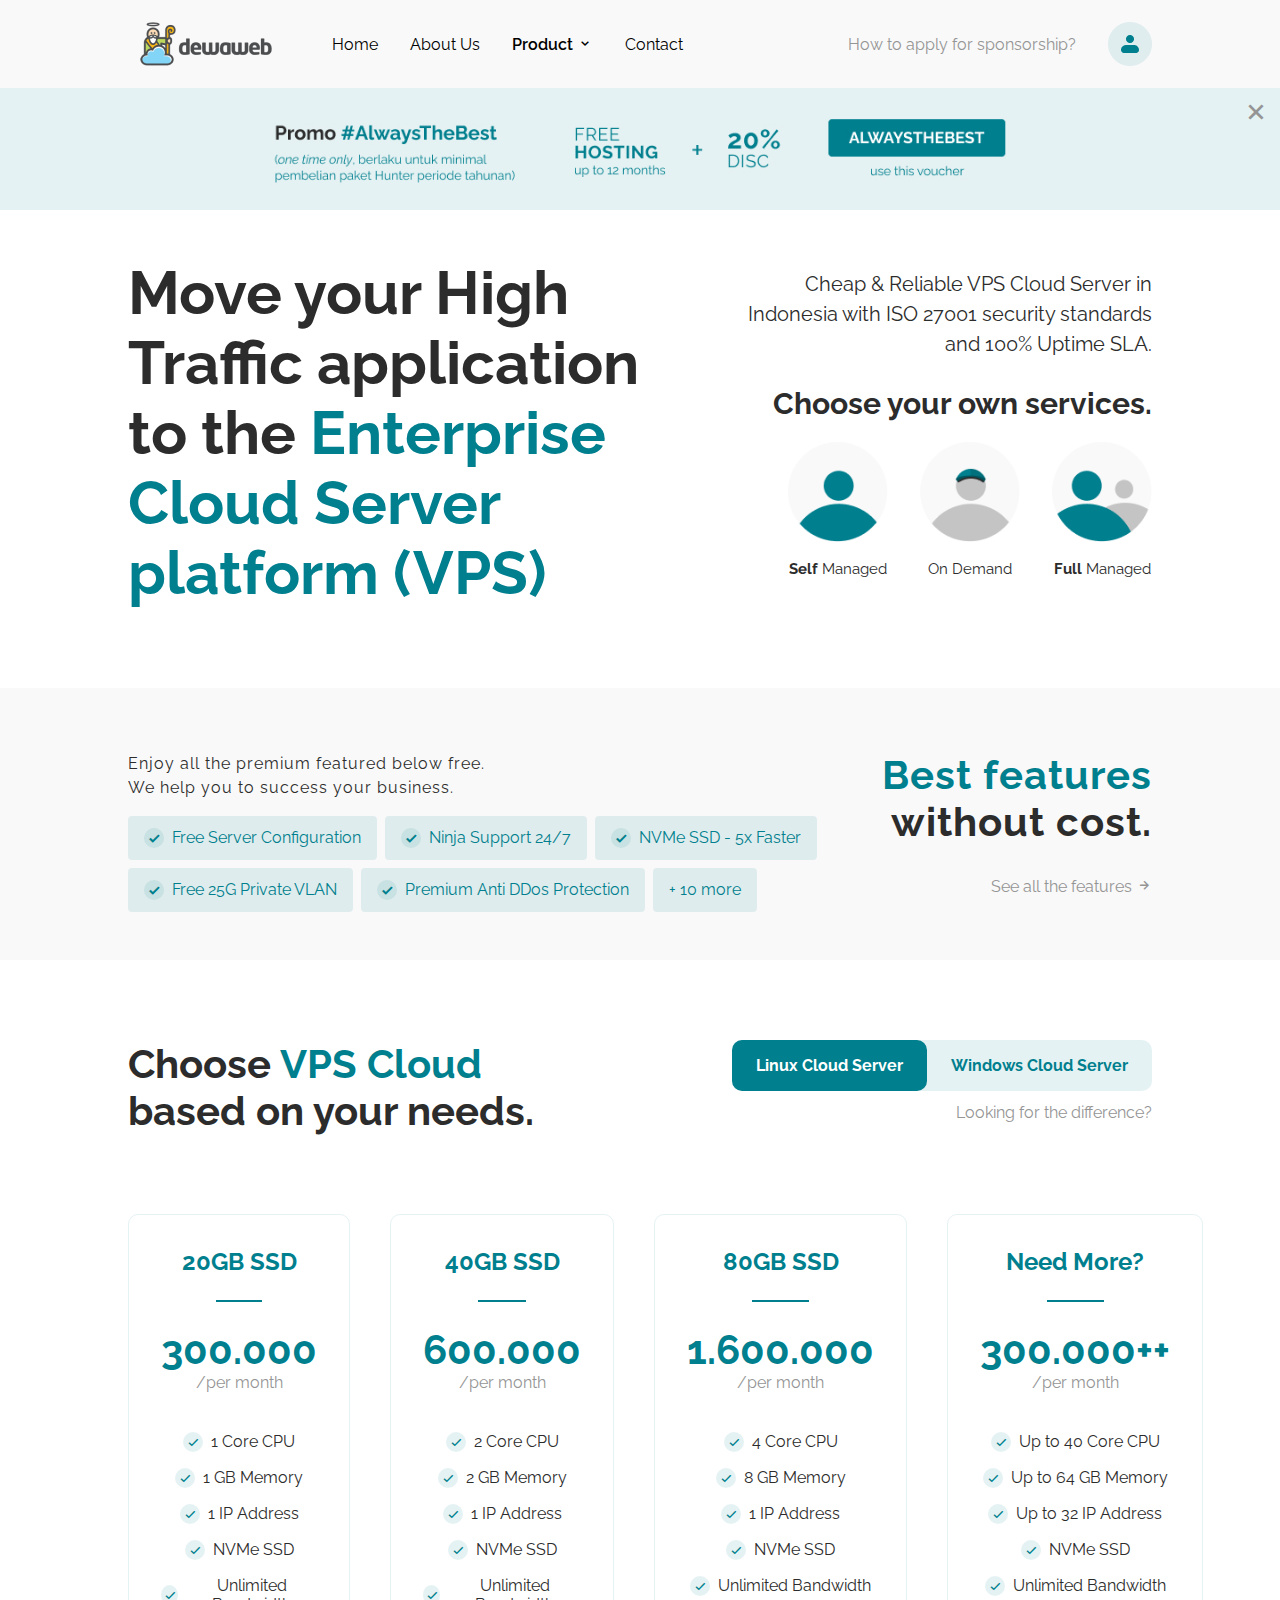
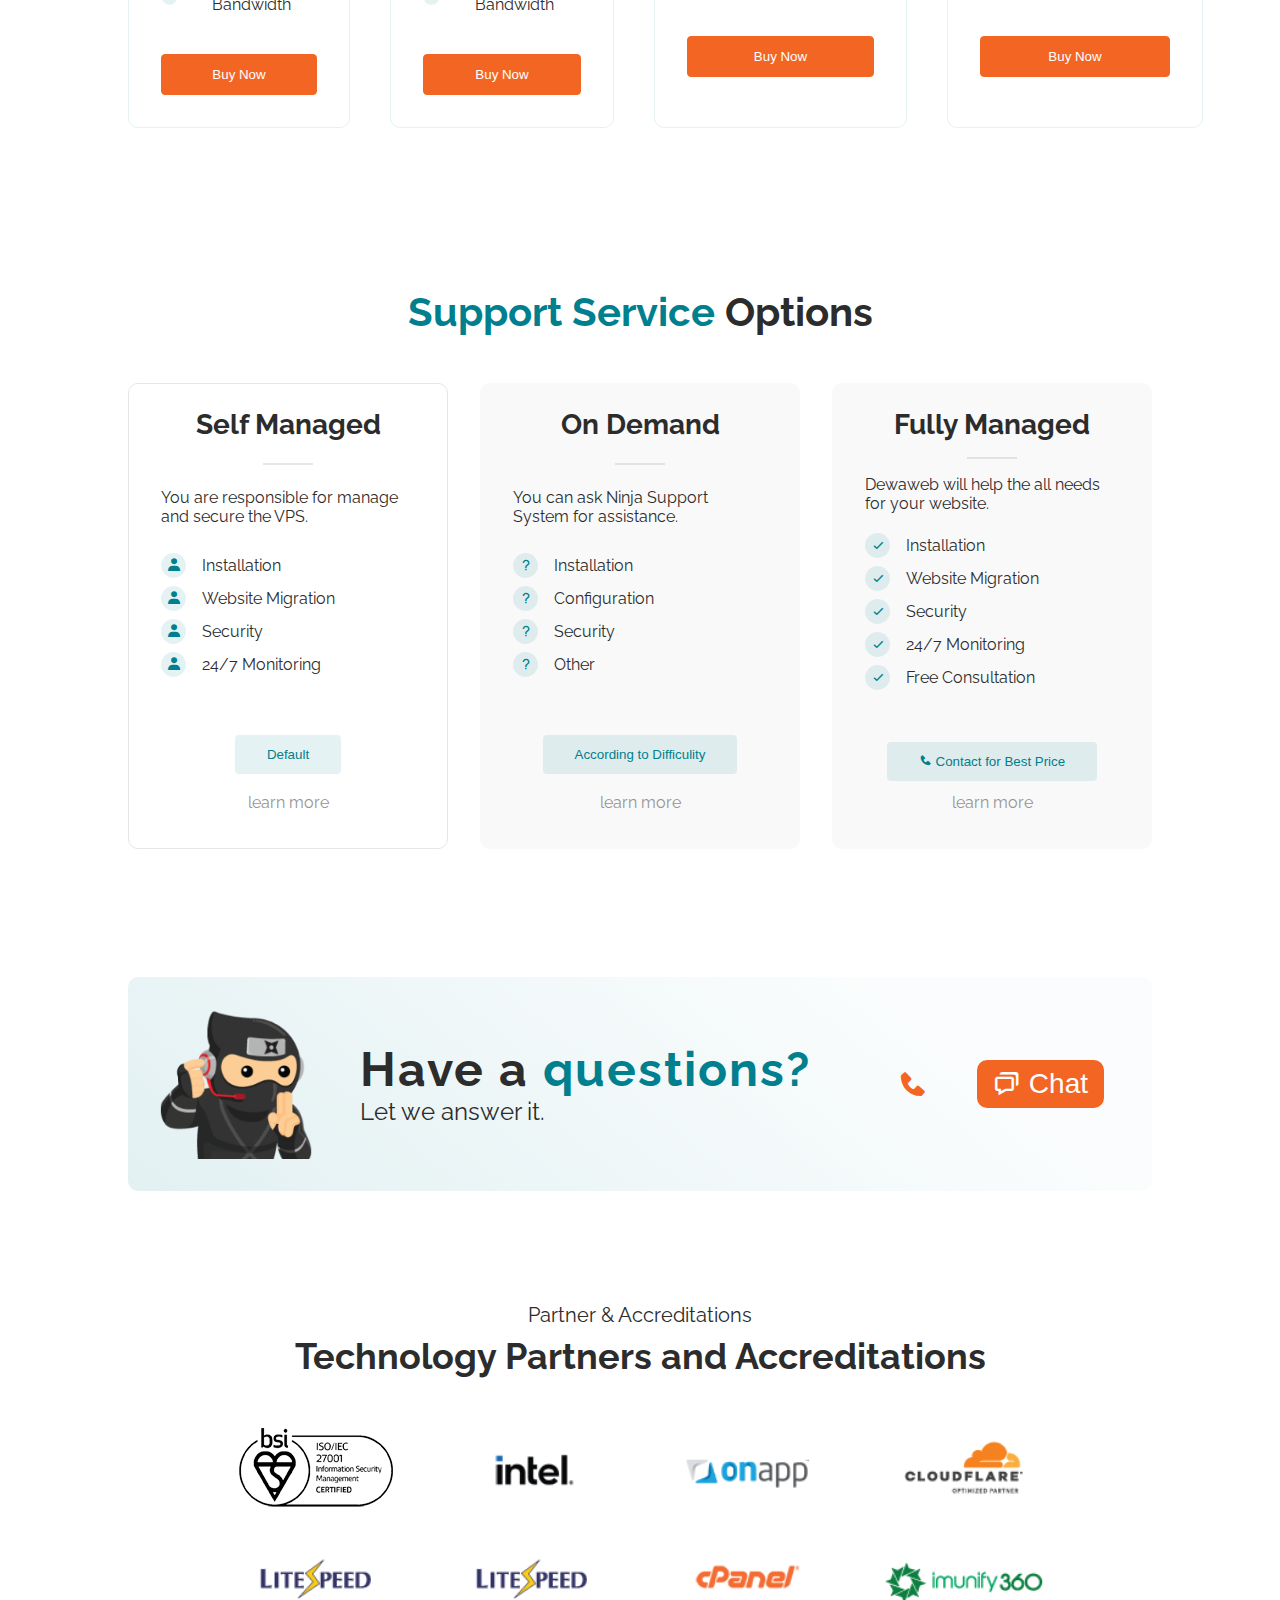
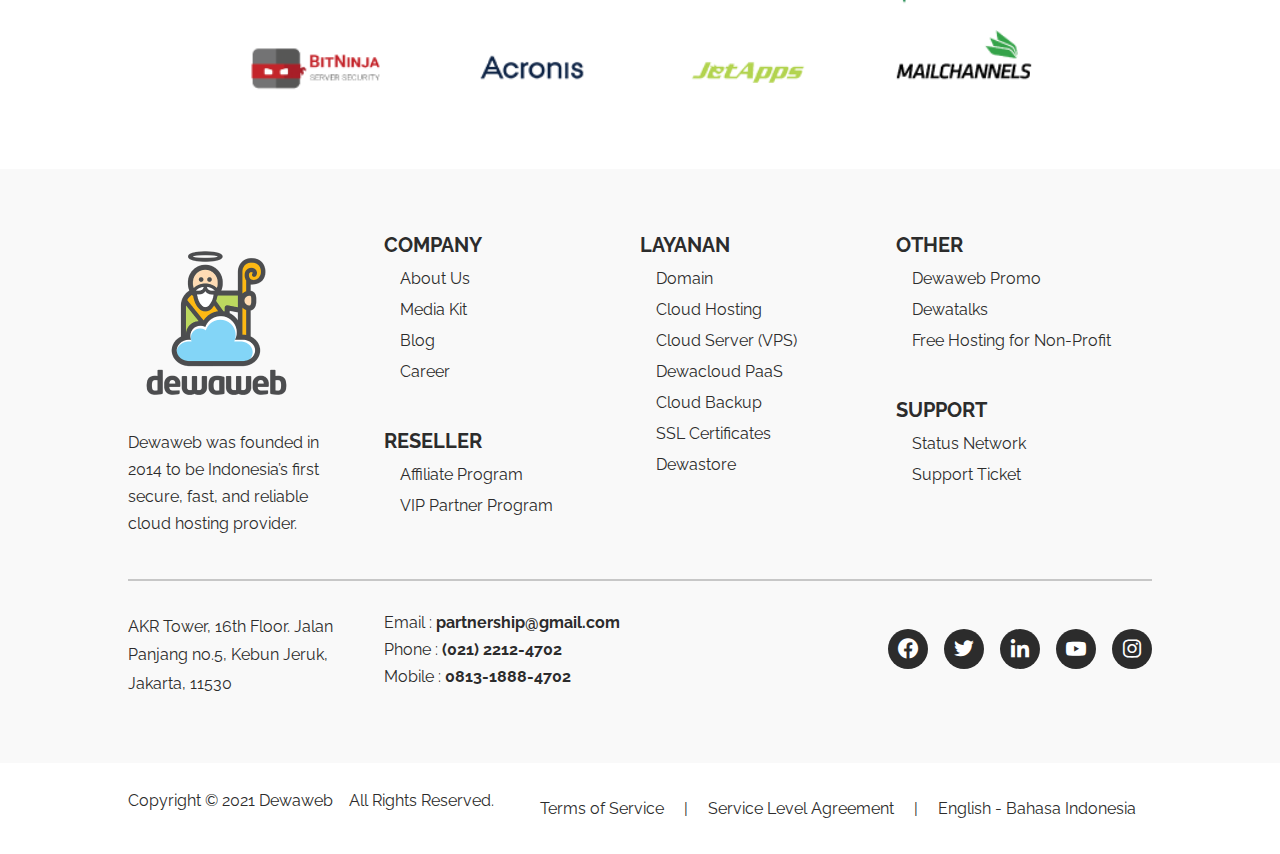
<file: vps.html>
<!DOCTYPE html>
<html lang="en">
<head>
    <meta charset="UTF-8">
    <meta http-equiv="X-UA-Compatible" content="IE=edge">
    <meta name="viewport" content="width=device-width, initial-scale=1.0">
    <title>VPS Cloud | Dewaweb</title>
    <link rel="stylesheet" href="assets/css/vps.css">
    <link rel="icon" href="assets/images/favicon.webp" type="image/x-icon">
    <!-- Font Icon (BoxIcon) -->
    <link href='https://unpkg.com/boxicons@2.1.1/css/boxicons.min.css' rel='stylesheet'>
</head>
<body>
    <header id="Top">
        <nav>
            <div class="container-fluid">
                <div>
                    <a href="index.html">
                        <img src="assets/images/logo-dewaweb.png" alt="Logo Dewaweb">
                    </a>
                    <ul class="navbar-nav">
                        <li class="nav-item"><a href="index.html" class="nav-link">Home</a></li>
                        <li class="nav-item"><a href="about.html" class="nav-link">About Us</a></li>
                        <li class="nav-item"><span>Product</span> <i class='bx bx-chevron-down' ></i>
                            <ul>
                                <li><a href="hosting.html" class="nav-link">Hosting <i class='bx bx-chevron-right' ></i></a></li>
                                <li><a href="#" class="nav-link">Domain <i class='bx bx-chevron-right' ></i></a></li>
                                <li><a href="vps.html" class="nav-link active">Server <i class='bx bx-chevron-right' ></i></a></li>
                            </ul>
                        </li>
                        <li class="nav-item"><a href="contact.html" class="nav-link">Contact</a></li>
                    </ul>
                </div>
                <div>
                    <a href="#">How to apply for sponsorship?</a>
                    <div class="account-img">
                        <img src="assets/images/person1.png" alt="Account">
                    </div>
                    <div class="burger">
                        <button><i class='bx bx-menu-alt-right' ></i></button>
                    </div>
                </div>
            </div>
        </nav>
    </header>
    <main>
        <section class="voucher">
            <a href="#"><img src="assets/images/banner-voucher2.jpg" alt="Voucher"></a>
            <div>
                <button id="closeVoucher"><i class='bx bx-x' ></i></button>
            </div>
        </section>
        <section class="banner">
            <div class="container-fluid">
                <div class="banner-title">
                    <h1>Move your High Traffic application to the <span>Enterprise Cloud Server platform (VPS)</span></h1>
                </div>
                <div class="banner-desc">
                    <p>
                        Cheap & Reliable VPS Cloud Server in Indonesia with ISO 27001 security standards and 100% Uptime SLA.
                    </p>
                    <div>
                        <h2>Choose your own services.</h2>
                        <div class="banner-services">
                            <div>
                                <a href="#services">
                                    <img src="assets/images/Group 76.png" alt="Self Managed">
                                    <div><b>Self</b> Managed</div>
                                </a>
                            </div>
                            <div>
                                <a href="#services">
                                    <img src="assets/images/Group 77.png" alt="On Demand">
                                    <div>On Demand</div>
                                </a>
                            </div>
                            <div>
                                <a href="#services">
                                    <img src="assets/images/Group 78.png" alt="Full Managed">
                                    <div><b>Full</b> Managed</div>
                                </a>
                            </div>
                        </div>
                    </div>
                </div>
            </div>
        </section>
        <section class="feature">
            <div class="container-fluid">
                <div class="feature-desc">
                    <p>
                        Enjoy all the premium featured below free.
                        <br>We help you to success your business.
                    </p>
                    <div class="feature-card-container">
                        <span><i class='bx bx-check'></i> Free Server Configuration</span><span><i class='bx bx-check'></i> Ninja Support 24/7</span><span><i class='bx bx-check'></i> NVMe SSD - 5x Faster</span><span><i class='bx bx-check'></i> Free 25G Private VLAN</span><span><i class='bx bx-check'></i> Premium Anti DDos Protection</span><span>+ 10 more</span>
                    </div>
                </div>
                <div class="feature-title">
                    <h2><span>Best features</span> without cost.</h2>
                    <a href="#">See all the features <i class='bx bx-right-arrow-alt' ></i></a>
                </div>
            </div>
        </section>
        <section class="product">
            <div class="container-fluid">
                <div class="product-header">
                    <h2>Choose <span>VPS Cloud</span><br> based on your needs.</h2>
                    <div class="product-category">
                        <ul>
                            <li class="active catLinux">Linux Cloud Server</li>
                            <li class="catWindows">Windows Cloud Server</li>
                        </ul>
                        <a href="#">Looking for the difference?</a>
                    </div>
                </div>
                <div class="product-card-container">
                    <div>
                        <h3>20GB SSD</h3>
                        <hr>
                        <div class="price">
                            <span>300.000</span>/per month
                        </div>
                        <ul>
                            <li><i class='bx bx-check'></i> 1 Core CPU</li>
                            <li><i class='bx bx-check'></i> 1 GB Memory</li>
                            <li><i class='bx bx-check'></i> 1 IP Address</li>
                            <li><i class='bx bx-check'></i> NVMe SSD</li>
                            <li><i class='bx bx-check'></i> Unlimited Bandwidth</li>
                        </ul>
                        <button>Buy Now</button>
                    </div>
                    <div>
                        <h3>40GB SSD</h3>
                        <hr>
                        <div class="price">
                            <span>600.000</span>/per month
                        </div>
                        <ul>
                            <li><i class='bx bx-check'></i> 2 Core CPU</li>
                            <li><i class='bx bx-check'></i> 2 GB Memory</li>
                            <li><i class='bx bx-check'></i> 1 IP Address</li>
                            <li><i class='bx bx-check'></i> NVMe SSD</li>
                            <li><i class='bx bx-check'></i> Unlimited Bandwidth</li>
                        </ul>
                        <button>Buy Now</button>
                    </div>
                    <div>
                        <h3>80GB SSD</h3>
                        <hr>
                        <div class="price">
                            <span>1.600.000</span>/per month
                        </div>
                        <ul>
                            <li><i class='bx bx-check'></i> 4 Core CPU</li>
                            <li><i class='bx bx-check'></i> 8 GB Memory</li>
                            <li><i class='bx bx-check'></i> 1 IP Address</li>
                            <li><i class='bx bx-check'></i> NVMe SSD</li>
                            <li><i class='bx bx-check'></i> Unlimited Bandwidth</li>
                        </ul>
                        <button>Buy Now</button>
                    </div>
                    <div>
                        <h3>Need More?</h3>
                        <hr>
                        <div class="price">
                            <span>300.000++</span>/per month
                        </div>
                        <ul>
                            <li><i class='bx bx-check'></i> Up to 40 Core CPU</li>
                            <li><i class='bx bx-check'></i> Up to 64 GB Memory</li>
                            <li><i class='bx bx-check'></i> Up to 32 IP Address</li>
                            <li><i class='bx bx-check'></i> NVMe SSD</li>
                            <li><i class='bx bx-check'></i> Unlimited Bandwidth</li>
                        </ul>
                        <button>Buy Now</button>
                    </div>
                </div>
            </div>
        </section>
        <section class="service" id="services">
            <div class="container-fluid">
                <h2><span>Support Service</span> Options</h2>
                <div class="service-container">
                    <div class="service-card">
                        <h3>Self Managed</h3>
                        <hr>
                        <p>You are responsible for manage and secure the VPS.</p>
                        <ul>
                            <li><i class='bx bxs-user' ></i> Installation</li>
                            <li><i class='bx bxs-user' ></i> Website Migration</li>
                            <li><i class='bx bxs-user' ></i> Security</li>
                            <li><i class='bx bxs-user' ></i> 24/7 Monitoring</li>
                        </ul>
                        <button>Default</button>
                        <a href="#">learn more</a>
                    </div>
                    <div class="service-card">
                        <h3>On Demand</h3>
                        <hr>
                        <p>You can ask Ninja Support System for assistance.</p>
                        <ul>
                            <li><i class='bx bx-question-mark' ></i> Installation</li>
                            <li><i class='bx bx-question-mark' ></i> Configuration</li>
                            <li><i class='bx bx-question-mark' ></i> Security</li>
                            <li><i class='bx bx-question-mark' ></i> Other</li>
                        </ul>
                        <button>According to Difficulity</button>
                        <a href="#">learn more</a>
                    </div>
                    <div class="service-card">
                        <h3>Fully Managed</h3>
                        <hr>
                        <p>Dewaweb will help the all needs for your website.</p>
                        <ul>
                            <li><i class='bx bx-check'></i> Installation</li>
                            <li><i class='bx bx-check'></i> Website Migration</li>
                            <li><i class='bx bx-check'></i> Security</li>
                            <li><i class='bx bx-check'></i> 24/7 Monitoring</li>
                            <li><i class='bx bx-check'></i> Free Consultation</li>
                        </ul>
                        <button><i class='bx bxs-phone' ></i> Contact for Best Price</button>
                        <a href="#">learn more</a>
                    </div>
                </div>
            </div>
        </section>
        <section class="question">
            <div class="container-fluid">
                <div class="question-container">
                    <div>
                        <img src="assets/images/ninja.png" alt="Ninja">
                        <div class="question-title">
                            <h2>Have a <span>questions?</span></h2>
                            <span>Let we answer it.</span>
                        </div>
                    </div>
                    <div class="question-button">
                        <button><i class='bx bxs-phone'></i></button>
                        <button><i class='bx bx-chat'></i> Chat</button>
                    </div>
                </div>
            </div>
        </section>
        <section class="tech-partner">
            <div class="container-fluid">
                <span>Partner & Accreditations</span>
                <h2>Technology Partners and Accreditations</h2>
                <div class="tech-partner-container">
                    <div><img src="assets/images/dewawebTech1.png" alt="Dewaweb Tech 1"></div>
                    <div><img src="assets/images/dewawebTech2.png" alt="Dewaweb Tech 2"></div>
                    <div><img src="assets/images/dewawebTech3.png" alt="Dewaweb Tech 3"></div>
                    <div><img src="assets/images/dewawebTech4.webp" alt="Dewaweb Tech 4"></div>
                    <div><img src="assets/images/dewawebTech5.webp" alt="Dewaweb Tech 5"></div>
                    <div><img src="assets/images/dewawebTech6.webp" alt="Dewaweb Tech 6"></div>
                    <div><img src="assets/images/dewawebTech7.png" alt="Dewaweb Tech 7"></div>
                    <div><img src="assets/images/dewawebTech8.png" alt="Dewaweb Tech 8"></div>
                    <div><img src="assets/images/dewawebTech9.png" alt="Dewaweb Tech 9"></div>
                    <div><img src="assets/images/dewawebTech10.png" alt="Dewaweb Tech 10"></div>
                    <div><img src="assets/images/dewawebTech11.webp" alt="Dewaweb Tech 11"></div>
                    <div><img src="assets/images/dewawebTech12.png" alt="Dewaweb Tech 12"></div>
                </div>
            </div>
        </section>
        <div class="nav-mobile">
            <nav>
                <img src="assets/images/logo-dewaweb.png" alt="Logo Dewaweb">
                <ul>
                    <li><a href="index.html">Home</a></li>
                    <li><a href="about.html">About Us</a></li>
                    <li class="product">Product <i class='bx bx-chevron-down' ></i>
                        <ul>
                            <li><a href="hosting.html">Hosting</a></li>
                            <li><a href="#">Domain</a></li>
                            <li><a href="vps.html">Server</a></li>
                        </ul>
                    </li>
                    <li><a href="contact.html">Contact</a></li>
                </ul>
                <div class="nav-mobile-account">
                    <div>Register / Log In</div>
                </div>
                <div class="close-btn">
                    <button><i class='bx bx-x'></i></button>
                </div>
            </nav>
        </div>
        <div class="scrollToTop">
            <div>
                <a href="#Top"><i class='bx bx-chevron-up'></i></a>
            </div>
            <span>back to top</span>
        </div>
    </main>
    <footer>
        <div class="footer">
            <div class="container-fluid">
                <div class="footer-container">
                    <div class="footer-first-layer">
                        <div>
                            <a href="index.html"><img src="assets/images/dewawebLogoFooter.png" alt="Dewaweb Logo"></a>
                            <p>
                                Dewaweb was founded in 2014 to be Indonesia’s first secure, fast, and reliable cloud hosting provider.
                            </p>
                        </div>
                        <div>
                            <div><b>COMPANY</b></div>
                            <ul>
                                <li><a href="about.html">About Us</a></li>
                                <li><a href="#">Media Kit</a></li>
                                <li><a href="#">Blog</a></li>
                                <li><a href="#">Career</a></li>
                            </ul>
                            <div><b>RESELLER</b></div>
                            <ul>
                                <li><a href="#">Affiliate Program</a></li>
                                <li><a href="#">VIP Partner Program</a></li>
                            </ul>
                        </div>
                        <div>
                            <div><b>LAYANAN</b></div>
                            <ul>
                                <li><a href="#">Domain</a></li>
                                <li><a href="hosting.html">Cloud Hosting</a></li>
                                <li><a href="vps.html">Cloud Server (VPS)</a></li>
                                <li><a href="#">Dewacloud PaaS</a></li>
                                <li><a href="#">Cloud Backup</a></li>
                                <li><a href="#">SSL Certificates</a></li>
                                <li><a href="https://www.dewaweb.com/dewastore">Dewastore</a></li>
                            </ul>
                        </div>
                        <div>
                            <div><b>OTHER</b></div>
                            <ul>
                                <li><a href="#">Dewaweb Promo</a></li>
                                <li><a href="https://www.dewatalks.com/">Dewatalks</a></li>
                                <li><a href="#">Free Hosting for Non-Profit</a></li>
                            </ul>
                            <div><b>SUPPORT</b></div>
                            <ul>
                                <li><a href="#">Status Network</a></li>
                                <li><a href="#">Support Ticket</a></li>
                            </ul>
                        </div>
                    </div>
                    <hr>
                    <div class="footer-second-layer">
                        <p>
                            AKR Tower, 16th Floor. Jalan Panjang no.5, Kebun Jeruk, Jakarta, 11530
                        </p>
                        <ul>
                            <li>Email : <b><a href="mailto:partnership@gmail.com">partnership@gmail.com</a></b></li>
                            <li>Phone : <b><a href="tel:02122124702">(021) 2212-4702</a></b></li>
                            <li>Mobile : <b><a href="https://wa.me/+6281318884702" target="_blank"> 0813-1888-4702</a></b></li>
                        </ul>
                        <div class="footer-icon">
                            <a href="https://www.facebook.com/dewaweb/" target="_blank"><i class='bx bxl-facebook-circle' ></i></a>
                            <a href="https://twitter.com/Dewaweb" target="_blank"><i class='bx bxl-twitter' ></i></a>
                            <a href="https://www.linkedin.com/company/dewaweb/" target="_blank"><i class='bx bxl-linkedin' ></i></a>
                            <a href="https://www.youtube.com/c/Dewaweb" target="_blank"><i class='bx bxl-youtube' ></i></a>
                            <a href="https://www.instagram.com/dewaweb/" target="_blank"><i class='bx bxl-instagram' ></i></a>
                        </div>
                    </div>
                </div>
            </div>
        </div>
        <div class="copyright">
            <div class="container-fluid">
                <div><span>Copyright &copy; 2021 Dewaweb</span> All Rights Reserved.</div>
                <div><a href="#">Terms of Service</a> | <a href="#">Service Level Agreement</a> | <a href="#">English - Bahasa Indonesia</a></div>
            </div>
        </div>
    </footer>
    
    <!-- Script -->
    <script src="assets/js/script.js"></script>
    <script>
        window.addEventListener('scroll', (e) => {
            if(window.scrollY > 88) {
                document.querySelector('nav').classList.add('scrolled');
                document.querySelector('.scrollToTop').style.display = 'block';
            } else if(window.scrollY <= 88) {
                document.querySelector('nav').classList.remove('scrolled');
                document.querySelector('.scrollToTop').style.display = 'none';
            }
        })

        document.querySelector('.burger').addEventListener('click', () => {
            document.querySelector('.nav-mobile').style.width = '100%'
        })

        document.querySelector('.close-btn').addEventListener('click', () => {
            document.querySelector('.nav-mobile').style.width = '0'
        })

        document.querySelector('.nav-mobile ul > li.product').addEventListener('click', () => {
            let dropdown = document.querySelector('.nav-mobile ul ul');
            if(dropdown.style.display === '' || dropdown.style.display === 'none') dropdown.style.display = 'block';
            else dropdown.style.display = 'none';
        })

        document.querySelector('#closeVoucher').addEventListener('click', () => {
            document.querySelector('.voucher').style.height = 0;
        })

        document.querySelector('.catWindows').addEventListener('click', () => {
            document.querySelector('.product-card-container').innerHTML = `
            <div>
                <h3>30GB SSD</h3>
                <hr>
                <div class="price">
                    <span>650.000</span>/per month
                </div>
                <ul>
                    <li><i class='bx bx-check'></i> 1 Core CPU</li>
                    <li><i class='bx bx-check'></i> 1 GB Memory</li>
                    <li><i class='bx bx-check'></i> 1 IP Address</li>
                    <li><i class='bx bx-check'></i> Win 10 / 2012 / 2016</li>
                    <li><i class='bx bx-check'></i> Unlimited Bandwidth</li>
                </ul>
                <button>Buy Now</button>
            </div>
            <div>
                <h3>40GB SSD</h3>
                <hr>
                <div class="price">
                    <span>900.000</span>/per month
                </div>
                <ul>
                    <li><i class='bx bx-check'></i> 2 Core CPU</li>
                    <li><i class='bx bx-check'></i> 2 GB Memory</li>
                    <li><i class='bx bx-check'></i> 1 IP Address</li>
                    <li><i class='bx bx-check'></i> Win 10 / 2012 / 2016</li>
                    <li><i class='bx bx-check'></i> Unlimited Bandwidth</li>
                </ul>
                <button>Buy Now</button>
            </div>
            <div>
                <h3>80GB SSD</h3>
                <hr>
                <div class="price">
                    <span>1.900.000</span>/per month
                </div>
                <ul>
                    <li><i class='bx bx-check'></i> 4 Core CPU</li>
                    <li><i class='bx bx-check'></i> 8 GB Memory</li>
                    <li><i class='bx bx-check'></i> 1 IP Address</li>
                    <li><i class='bx bx-check'></i> Win 10 / 2012 / 2016</li>
                    <li><i class='bx bx-check'></i> Unlimited Bandwidth</li>
                </ul>
                <button>Buy Now</button>
            </div>
            <div>
                <h3>Need More?</h3>
                <hr>
                <div class="price">
                    <span>650.000++</span>/per month
                </div>
                <ul>
                    <li><i class='bx bx-check'></i> Up to 40 Core CPU</li>
                    <li><i class='bx bx-check'></i> Up to 64 GB Memory</li>
                    <li><i class='bx bx-check'></i> Up to 32 IP Address</li>
                    <li><i class='bx bx-check'></i> Win 10 / 2012 / 2016</li>
                    <li><i class='bx bx-check'></i> Unlimited Bandwidth</li>
                </ul>
                <button>Buy Now</button>
            </div>`
            document.querySelector('.catLinux').classList.remove('active');
            document.querySelector('.catWindows').classList.add('active');
        })

        document.querySelector('.catLinux').addEventListener('click', () => {
            document.querySelector('.product-card-container').innerHTML = `
            <div>
                <h3>20GB SSD</h3>
                <hr>
                <div class="price">
                    <span>300.000</span>/per month
                </div>
                <ul>
                    <li><i class='bx bx-check'></i> 1 Core CPU</li>
                    <li><i class='bx bx-check'></i> 1 GB Memory</li>
                    <li><i class='bx bx-check'></i> 1 IP Address</li>
                    <li><i class='bx bx-check'></i> NVMe SSD</li>
                    <li><i class='bx bx-check'></i> Unlimited Bandwidth</li>
                </ul>
                <button>Buy Now</button>
            </div>
            <div>
                <h3>40GB SSD</h3>
                <hr>
                <div class="price">
                    <span>600.000</span>/per month
                </div>
                <ul>
                    <li><i class='bx bx-check'></i> 2 Core CPU</li>
                    <li><i class='bx bx-check'></i> 2 GB Memory</li>
                    <li><i class='bx bx-check'></i> 1 IP Address</li>
                    <li><i class='bx bx-check'></i> NVMe SSD</li>
                    <li><i class='bx bx-check'></i> Unlimited Bandwidth</li>
                </ul>
                <button>Buy Now</button>
            </div>
            <div>
                <h3>80GB SSD</h3>
                <hr>
                <div class="price">
                    <span>1.600.000</span>/per month
                </div>
                <ul>
                    <li><i class='bx bx-check'></i> 4 Core CPU</li>
                    <li><i class='bx bx-check'></i> 8 GB Memory</li>
                    <li><i class='bx bx-check'></i> 1 IP Address</li>
                    <li><i class='bx bx-check'></i> NVMe SSD</li>
                    <li><i class='bx bx-check'></i> Unlimited Bandwidth</li>
                </ul>
                <button>Buy Now</button>
            </div>
            <div>
                <h3>Need More?</h3>
                <hr>
                <div class="price">
                    <span>300.000++</span>/per month
                </div>
                <ul>
                    <li><i class='bx bx-check'></i> Up to 40 Core CPU</li>
                    <li><i class='bx bx-check'></i> Up to 64 GB Memory</li>
                    <li><i class='bx bx-check'></i> Up to 32 IP Address</li>
                    <li><i class='bx bx-check'></i> NVMe SSD</li>
                    <li><i class='bx bx-check'></i> Unlimited Bandwidth</li>
                </ul>
                <button>Buy Now</button>
            </div>`
            document.querySelector('.catWindows').classList.remove('active');
            document.querySelector('.catLinux').classList.add('active');
        })
    </script>
</body>
</html>
</file>
<file: assets/css/about.css>
@import url('root.css');

.banner {
    padding-top: calc(88px); 
    padding-bottom: 2rem;
    background: url(../images/bannerAbout.png);
    background-position-y: 75px;
    background-size: cover;
    background-repeat: no-repeat;
    height: 600px;
}

.banner > .container-fluid {
    display: flex;
    justify-content: flex-start;
    align-items: flex-end;
    height: 100%;
}

.banner-text {
    width: 50%;
    color: #FFF;
    margin-bottom: 2rem;
}

.banner-text > h1 {
    font-weight: 400;
    font-size: 2em;
    line-height: 1.5;
    letter-spacing: 1px;
}

.banner-text > span {
    display: block;
    padding: 1.5rem 0 1rem;
    letter-spacing: 1px;
}

/* Section Vision */
.vision {
    padding: 3rem 0;
}

.vision > .container-fluid {
    display: block;
}

.vision ul {
    display: flex;
}

.vision ul > li {
    padding: .5rem 1rem;
    margin-bottom: 1rem;
    font-weight: 400;
    font-size: 1.25em;
    color: #959595;
    border-bottom: 1px solid #959595;
    cursor: pointer;
}

.vision ul > li.active {
    border-bottom: 2px solid #2c2c2c;
    color: #2c2c2c;
}

.vision-container {
    display: grid;
    grid-template-columns: 1fr 1fr;
}

.vision-container h2 {
    font-size: 3.5em;
    padding: 1rem 0;
}

.visionH2 {
    font-size: 3.5em !important;
}

.missionH2 {
    font-size: 3em !important;
}

.vision-container h2 span {
    color: var(--primary-color);
}

.vision-container p {
    line-height: 1.8;
    padding: 1rem 0;
    width: 80%;
}

.vision-container > div:first-child {
    align-self: center;
}

.vision-container > div:last-child {
    display: flex;
    justify-content: center;
    align-items: center;
}

.vision-container img {
    width: 450px;
    max-width: 100%;
}

/* ISO */
.iso {
    margin: 5rem 0;
    background-color: #F9F9F9;
    display: flex;
    justify-content: center;
    align-items: center;
}

.iso > img {
    height: 100px;
    transform: scale(2);
}

.iso h2 {
    font-weight: 300;
    color: #007fbe;
    font-size: 1.6rem;
    margin-left: 5rem;
    line-height: 1.5;
    padding: 1rem;
}

/* Section Quote */
.quote {
    margin: 3rem 0;
    background: linear-gradient(350deg, #F9F9F9 40%, transparent 0%);
}

.quote > .container-fluid {
    display: grid;
    grid-template-columns: 1fr 1fr;
}

.quote img {
    width: 400px;
    max-width: 100%;
}

.quote p {
    font-size: 2.75em;
    text-align: right;
    font-weight: 400;
    margin-top: 2rem;
}

.quote p::before, .quote p::after {
    content: '"';
    font-weight: bold;
}

.quote p span {
    color: var(--primary-color);
}

.quote-desc {
    text-align: right;
    margin: 3rem 0 1rem;
    font-size: 1.25em;
}

.quote-desc div:last-child {
    font-weight: 400;
}

/* Section Office */
.office {
    padding: 3rem 0;
    overflow: hidden;
}

.office > .container-fluid {
    display: block;
}

.office h2 {
    text-align: center;
    font-size: 2.5em;
    font-weight: 400;
}

.office-img-container {
    margin: 2rem 0;
}

.img-layer {
    display: flex;
    gap: 2rem;
    margin: 2rem;
    transform: translateX(-15%);
}

.img-layer:last-child {
    transform: translateX(-15%);
}

.img-layer:last-child img {
    width: 30%;
}

.img-layer img {
    width: 40%;
}

/* Section Collab */
.collab {
    padding: 3rem 0;
    margin-bottom: 3rem;
}

.collab-container {
    background-color: var(--primary-color);
    padding: 4rem 6rem;
    width: 100%;
    color: #FFF;
    display: flex;
    justify-content: space-between;
    gap: 2rem;
}

.collab-container h2 {
    font-size: 2em;
}

.collab-container p {
    font-size: 1.5em;
    font-weight: 400;
    padding: .5rem 0;
}

.collab-container button {
    display: block;
    align-self: center;
    padding: 1rem 2.5rem;
    font-size: 1.25em;
    font-family: Raleway;
    border: 0;
    outline: none;
    background-color: var(--accent-color);
    color: #FFF;
    border: 1px solid var(--accent-color);
    transition: .3s;
    cursor: pointer;
}

.collab-container button:hover {
    background-color: transparent;
}

/* Section Tech Partner */
.tech-partner {
    padding: 2rem 0;
}

.tech-partner > .container-fluid {
    display: block;
    text-align: center;
}

.tech-partner > .container-fluid > span {
    font-size: 1.25em;
}

.tech-partner > .container-fluid > h2 {
    font-size: 2.25em;
    padding: .5rem 0;
}

.tech-partner-container {
    padding: 2rem 0;
    display: flex;
    justify-content: center;
    align-items: center;
    flex-wrap: wrap;
    gap: 1rem;
}

.tech-partner-container > div > img {
    width: 200px;
}

/* Tablet Responsive */
@media all and (max-width: 768px) {
    /* banner */
    .banner {
       height: auto;
       padding-bottom: 0;
    }

    .banner > div {
        background: linear-gradient(to right, var(--secondary-color) 70%, transparent);
    }

    .banner-text {
        width: 70%;
        padding: 2rem 2rem 0;
    }

    .banner-text > h1 {
        font-size: 1.5em;
    }

    /* Vision */
    .vision > .container-fluid {
        width: 90%;
        margin: auto;
    }

    .vision ul {
        justify-content: flex-start;
    }
    
    .vision ul > li {
        font-size: 1.5em;
        text-align: center;
    }

    .vision img {
        display: none;
    }

    .vision-container {
        grid-template-columns: 1fr;
    }

    /* iso */
    .iso > img {
        margin-left: 2rem;
    }

    /* quote */
    .quote {
        margin: 2.5rem 0;
    }

    .quote > .container-fluid {
        width: 90%;
    }

    .quote p {
        font-size: 2.25em;
    }

    /* office */
    .office {
        padding: 2rem 0;
    }

    /* Collab */
    .collab {
        padding: 0;
    }

    .collab-container {
        padding: 2rem 3rem;
        gap: 3rem;
        font-size: .75em;
    }
}

/* Phone Responsive */
@media all and (max-width: 576px) {
    /* banner */
    .banner {
        background: var(--secondary-color);
    }

    .banner > .container-fluid {
        align-items: center;
        justify-content: center;
        background: none;
    }

    .banner-text {
        margin-bottom: 0;
        width: 100%;
        padding: 1rem;
    }

    .banner-text > h1 {
        font-size: 1.25em;
        text-align: left;
        letter-spacing: 0;
    }

    .banner-text > span {
        text-align: center;
        font-size: 1em;
    }

    /* vision */
    .vision {
        padding: 2rem 0;
    }

    .vision-container h2 {
        font-size: 2em;
    }

    .visionH2, .missionH2 {
        font-size: 2em !important;
    }

    .vision > .container-fluid {
        padding: 0 0;
    }

    .vision ul  {
        width: 100%;
        justify-content: center;
    }

    .vision ul > li {
        font-size: 1.25em;
    }

    .vision-container h2, .vision-container p {
        padding: 1rem 0 0 .75rem;
    }

    .vision-container img {
        display: none;
    }

    /* iso */
    .iso {
        flex-direction: column;
        margin: 1rem;
    }

    .iso img {
        transform: scale(1);
        width: 70%;
        height: auto;
        margin: auto;
        margin-top: 1rem;
    }

    .iso h2 {
        margin: 0;
        font-size: 1.5em;
    }

    /* quote */
    .quote {
        background: linear-gradient(350deg, #F9F9F9 40%, transparent 0%);
    }

    .quote > div{
        grid-template-columns: 1fr !important;
    }

    .quote p {
        font-size: 1.2em;
    }

    .quote-desc {
        font-size: 1em;
        margin-top: 1rem;
    }

    /* office */
    .office h2 {
        font-size: 2.25em;
    }

    .img-layer:first-child {
        gap: .5rem;
        transform: translate(-70%);
        margin: .5rem 0;
    }

    .img-layer:first-child img {
        width: 80%;
    }

    .img-layer:last-child {
        gap: .5rem;
        transform: translate(-70%);
        margin: .5rem 0;
    }

    .img-layer:last-child img {
        width: 60%;
    }

    /* Collab */
    .collab-container {
        padding: 1.5rem 1rem;
        flex-direction: column;
        gap: 1rem;
    }

    .collab-container h2{
        font-size: 2em;
    }

    .collab-container p {
        font-size: 1em;
    }

    .collab-container button {
        padding: .5rem 0;
        font-size: 1em;
        border-radius: 4px;
        display: block;
        width: 100%;
    }

    .tech-partner-container > div > img {
        width: 100px;
    }
}
</file>
<file: assets/css/contact.css>
@import url(root.css);

/* Section Alert */
.alert {
    padding-top: calc(88px);
    background-color: #FEE8E8;
    color: #E04848;
    position: relative;
    overflow: hidden;
}

.alert > div {
    padding-top: 1rem;
    padding-bottom: 1rem;
    gap: 1rem;
}

.alert > div > div {
    display: flex;
    justify-content: center;
    align-items: center;
}

.alert > div > div > div:first-child {
    flex-basis: 300px;
}

.alert b {
    font-size: 1.25em;
}

.alert button {
    font-size: 2em;
    padding: .5rem;
    color: #959595;
    background-color: transparent;
    border: 0;
    cursor: pointer;
}

/* Section Contact */
.contact {
    padding-top: 3rem;
}

.contact > .container-fluid {
    display: block;
}

.contact h1 {
    font-size: 3em;
}

.contact h1 span {
    color: var(--primary-color);
}

.contact-container {
    display: flex;
    justify-content: space-between;
}

.contact ul {
    margin: 3rem 0;
    margin-left: 3rem;
}

.contact ul li a {
    display: flex;
    align-items: center;
    font-size: 1.75em;
    letter-spacing: 1px;
    padding: .5rem 0;
}

.contact ul li a i {
    display: flex;
    justify-content: center;
    align-items: center;
    color: var(--accent-color);
    width: 52px;
    height: 52px;
    margin-right: 1.5rem;
    border-radius: 50%;
    background-color: #FEE8E8;
}

.contact img {
    max-width: 100%;
}

/* Section Collab */
.collab {
    padding: 0 0 3rem;
    margin-bottom: 3rem;
}

.collab-container {
    background-color: var(--primary-color);
    padding: 4rem 6rem;
    width: 100%;
    color: #FFF;
    display: flex;
    justify-content: space-between;
    gap: 2rem;
}

.collab-container h2 {
    font-size: 2em;
}

.collab-container p {
    font-size: 1.5em;
    font-weight: 400;
    padding: .5rem 0;
}

.collab-container button {
    display: block;
    align-self: center;
    padding: 1rem 2.5rem;
    font-size: 1.25em;
    font-family: Raleway;
    border: 0;
    outline: none;
    background-color: var(--accent-color);
    color: #FFF;
    border: 1px solid var(--accent-color);
    transition: .3s;
    cursor: pointer;
}

.collab-container button:hover {
    background-color: transparent;
}

/* Section Tech Partner */
.tech-partner {
    padding: 2rem 0;
}

.tech-partner > .container-fluid {
    display: block;
    text-align: center;
}

.tech-partner > .container-fluid > span {
    font-size: 1.25em;
}

.tech-partner > .container-fluid > h2 {
    font-size: 2.25em;
    padding: .5rem 0;
}

.tech-partner-container {
    padding: 2rem 0;
    display: flex;
    justify-content: center;
    align-items: center;
    flex-wrap: wrap;
    gap: 1rem;
}

.tech-partner-container > div > img {
    width: 200px;
}

/* Tablet Responsive */
@media all and (max-width: 768px) {
    .alert {
        font-size: .75em;
    }

    .contact > div {
        width: 90%;
        margin: auto;
    }

    .contact h1 {
        font-size: 2em;
    }

    .contact ul {
        margin: 1rem 0 0 2rem;
    }

    .contact ul li a {
        font-size: 1.5em;
    }

    .contact ul li a i {
        width: 42px;
        height: 42px;
    }

    .contact-container {
        gap: 3rem;
    }

    /* Collab */
    .collab {
        padding: 0;
    }

    .collab-container {
        padding: 2rem 3rem;
        gap: 3rem;
        font-size: .75em;
    }
}

/* Phone Responsive */
@media all and (max-width: 576px) {
    .alert > div > div {
        flex-direction: column;
    }

    .alert > div > div > div:first-child {
        flex-basis: 0;
        align-self: flex-start;
        margin-bottom: .5rem;
    }

    .contact > div {
        padding: 0 1rem;
        width: 100%;
    }

    .contact-container {
        flex-direction: column;
    }

    .contact-container ul {
        margin: 0;
        margin-top: 1rem;
    }

    .contact-container ul li a {
        font-size: 1.25em;
        letter-spacing: 0;
    }

    .contact-container ul li a i {
        width: 32px;
        height: 32px;
    }

    .contact-container img {
        width: 80%;
        margin: auto;
    }

    /* Collab */
    .collab-container {
        padding: 1.5rem 1rem;
        flex-direction: column;
        gap: 1rem;
    }

    .collab-container h2{
        font-size: 2em;
    }

    .collab-container p {
        font-size: 1em;
    }

    .collab-container button {
        padding: .5rem 0;
        font-size: 1em;
        border-radius: 4px;
        display: block;
        width: 100%;
    }

    .tech-partner-container > div > img {
        width: 100px;
    }
}
</file>
<file: assets/css/hosting.css>
@import url('root.css');

.nav-item > span {
    font-weight: 600;
}

/* Section Voucher */
.voucher {
    padding-top: 88px;
    position: relative;
    overflow: hidden;
}

.voucher div {
    position: absolute;
    right: 0;
    top: 88px;
}

.voucher button {
    font-size: 2em;
    padding: .5rem;
    color: #959595;
    background-color: transparent;
    border: 0;
    cursor: pointer;
}

/* Section Banner */
.banner {
    padding: 1rem 0 3rem;
}

.banner > .container-fluid {
    display: grid;
    grid-template-columns: 1fr 1fr;
}

.banner-title {
    font-size: 3em;
    padding: 2rem 0;
}

.banner-title span {
    color: var(--primary-color);
}

.banner-desc {
    text-align: right;
    padding: 2rem 0;
    font-size: 1.25em;
    line-height: 1.5;
    display: flex;
    justify-content: flex-end;
    align-items: flex-start;
    height: 90%;
}

.banner-desc p {
    width: 80%;
}

/* Section Feature */
.feature {
    padding: 3rem 0;
    background-color: #F9F9F9;
}

.feature-desc p {
    line-height: 1.5;
    padding: 1rem 0;
    letter-spacing: 1px;
}

.feature-card-container {
    display: flex;
    flex-wrap: wrap;
    gap: .5rem;
}

.feature-card-container span {
    background-color: rgb(0, 127, 142, 0.1);
    padding: .75rem 1rem;
    display: block;
    color: var(--primary-color);
    border-radius: 4px;
    display: flex;
}

.feature-card-container span i {
    background-color: rgb(0, 127, 142, 0.1);
    width: 20px;
    height: 20px;
    display: flex;
    justify-content: center;
    align-items: center;
    border-radius: 50%;
    margin-right: .5rem;
    font-weight: bold;
}

.feature-title h2 {
    font-size: 2.5em;
    text-align: right;
    letter-spacing: 1px;
}

.feature-title h2 span {
    color: var(--primary-color);
}

.feature-title a {
    text-align: right;
    display: block;
    margin-top: 2rem;
    color: #959595;
    transition: .3s;
}

.feature-title a:hover, .product-category a:hover {
    color: #2c2c2c;
}

/* Section Product */
.product {
    padding: 5rem 0;
}

.product > .container-fluid {
    display: block;
}

.product-header {
    display: flex;
    justify-content: space-between;
    align-items: center;
}

.product-header h2 {
    font-size: 2.5em;
}

.product-header h2 span {
    color: var(--primary-color);
}

.product-category ul {
    display: flex;
    background-color: rgb(0, 127, 142, 0.1);;
    border-radius: 10px;
}

.product-category ul li {
    padding: 1rem 1.5rem;
    color: var(--primary-color);
    font-weight: bold;
    cursor: pointer;
}

.product-category ul li.active {
    background-color: var(--primary-color);
    border-radius: 10px;
    color: #FFF;
}

.product-category a {
    display: block;
    text-align: right;
    padding: .75rem 0;
    color: #959595;
    transition: .3s;
}

.product-card-container {
    display: grid;
    grid-template-columns: 1fr 1fr 1fr 1fr;
    text-align: center;
    padding: 2rem 0;
    gap: 2.5rem;
    margin-top: 3rem;
}

.product-card-container > div {
    border: 1px solid rgb(0, 127, 142, 0.1);
    border-radius: 10px;
    padding: 2rem;
}

.product-card-container > div h3 {
    font-size: 1.5em;
    color: var(--primary-color);
}

.product-card-container > div hr {
    border: 1px solid var(--primary-color);
    width: 30%;
    height: 0;
    margin: 1.5rem auto;
}

.product-card-container > div .price {
    color: #959595;
}


.product-card-container > div .price span {
    color: var(--primary-color);
    font-weight: bold;
    display: block;
    font-size: 2.5em;
}

.product-card-container > div ul {
    padding: 2rem 0;
}

.product-card-container > div ul li {
    display: flex;
    justify-content: center;
    align-items: center;
    padding: .5rem 0;
}

.product-card-container > div ul li i {
    width: 20px;
    height: 20px;
    display: flex;
    justify-content: center;
    align-items: center;
    background-color: rgb(0, 127, 142, 0.1);
    border-radius: 50%;
    color: var(--primary-color);
    margin-right: .5rem;
}

.best-seller {
    padding: 0 !important;
    border: 1px solid var(--primary-color) !important;
    transform: scale(1.1);
}

.best-seller > div:first-child {
    background-color: var(--primary-color);
    color: #FFF;
    padding: .5rem 0;
    border-radius: 8px 8px 0 0;
}

.best-seller > div:last-child {
    padding: 2rem !important;
}

.product-card-container > div button {
    padding: .75rem 2rem;
    background-color: var(--accent-color);
    border-radius: 4px;
    border: 0;
    color: #FFF;
    cursor: pointer;
    width: 100%;
    border: 1px solid var(--accent-color);
    transition: .3s;
}

.product-card-container > div button:hover {
    background-color: transparent;
    color: var(--accent-color);
}

/* Section Service */
.service {
    padding: 3rem 0 5rem;
}

.service > .container-fluid {
    display: block;
}

.service h2 {
    text-align: center;
    font-size: 2.5em;
}

.service h2 span {
    color: var(--primary-color);
}

.service-title {
    display: flex;
    justify-content: space-between;
    align-items: center;
}

.service-title a {
    color: #959595;
    font-size: 1.25em;
}

.service-container {
    padding: 3rem 0;
    display: grid;
    grid-template-columns: 1fr 1fr 1fr 1fr;
    gap: 2rem;
}

.service-card {
    background-color: #E6F2F4;
    border-radius: 10px;
    text-align: center;
    padding: 1.5rem 2rem;
    display: flex;
    flex-direction: column;
    align-content: space-between;
    align-items: center;
    justify-content: space-between;
}

.service-card h3 {
    color: var(--primary-color);
    margin-top: 1rem;
    font-weight: 600;
}

.service-extend {
    text-align: center;
    color: var(--primary-color);
    font-size: 2em;
}

/* Section Tech Partner */
.tech-partner {
    padding: 2rem 0;
}

.tech-partner > .container-fluid {
    display: block;
    text-align: center;
}

.tech-partner > .container-fluid > span {
    font-size: 1.25em;
}

.tech-partner > .container-fluid > h2 {
    font-size: 2.25em;
    padding: .5rem 0;
}

.tech-partner-container {
    padding: 2rem 0;
    display: flex;
    justify-content: center;
    align-items: center;
    flex-wrap: wrap;
    gap: 1rem;
}

.tech-partner-container > div > img {
    width: 200px;
}

/* Tablet Responsive */
@media all and (max-width: 768px){
    .voucher {
        display: none;
    }

    /* banner */
    .banner {
        padding-top: calc(88px + 1rem);
    }

    .banner-title {
        font-size: 2em;
    }

    .banner-desc {
        padding: 2rem 0;
        font-size: 1em;
    }

    .banner-desc p {
        width: 90%;
    }

    /* feature */
    .feature {
        padding: 2rem 1rem;
    }

    .feature-card-container span {
        padding: .5rem .75rem;
    }

    /* product */
    .product {
        padding: 5rem 0 3rem;
    }

    .product h2 {
        font-size: 2em;
    }

    .product-category ul li {
        font-size: .75em;
    }

    .product-category a {
        font-size: .75em;
    }

    .product-card-container {
        grid-template-columns: 1fr 1fr;
    }

    .product-card-container > div {
        display: flex;
        flex-direction: column;
        align-content: space-between;
        align-items: center;
        justify-content: space-between;
    }

    .product-card-container .best-seller {
        transform: scale(1);
    }

    .product-card-container .best-seller div {
        width: 100%;
    }

    /* service */
    .service {
        padding: 2rem 0 5rem;
    }

    .service-title h2 {
        font-size: 2.25em;
    }

    .service-title a {
        font-size: 1em;
    }

    .service-container {
        gap: 1rem;
        padding: 2rem 0;
    }

    .service-card {
        display: flex;
        flex-direction: column;
        justify-content: space-evenly;
        padding: 1.5rem;
    }

    .service-extend {
        font-size: 1.5em;
    }
}

/* Phone Responsive */
@media all and (max-width: 576px){
    /* banner */
    .banner {
        padding-bottom: 1rem;
    }

    .banner > div {
        grid-template-columns: 1fr !important;
    }

    .banner-title {
        padding: 0;
        font-size: 1.5em;
    }

    .banner-desc {
        font-size: .75em;
        padding-right: 0;
    }

    /* feature */
    .feature {
        width: 100%;
    }

    .feature > div {
        flex-direction: column;
    }

    .feature-title {
        order: -1;
    }

    .feature-title h2 {
        font-size: 2em;
        text-align: left;
    }

    .feature-title a {
        text-align: left;
        margin-top: .5rem;
        margin-bottom: 1.5rem;
    }

    .feature-desc p {
        display: none;
    }
    
    /* Product */
    .product {
        padding: 2rem 0;
    }

    .product-header {
        flex-direction: column;
        align-items: flex-start;
        gap: 1rem;
    }

    .product-header ul li {
        text-align: center;
    }

    .product-card-container {
        margin: 0;
        grid-template-columns: 1fr;
    }

    /* Service */
    .service {
        padding: 2rem 0 3rem;
    }

    .service-title {
        flex-direction: column;
        gap: 1rem;
    }
    
    .service-container {
        grid-template-columns: 1fr 1fr;
    }

    .service-card {
        padding: 1rem;
    }

    .service h2 {
        font-size: 2em;
    }

    .service-card h3 {
        font-size: 1em;
    }

    .tech-partner-container > div > img {
        width: 100px;
    }
}
</file>
<file: assets/css/vps.css>
@import url('root.css');

.nav-item > span {
    font-weight: 600;
}

/* Section Voucher */
.voucher {
    padding-top: 88px;
    position: relative;
    overflow: hidden;
}

.voucher div {
    position: absolute;
    right: 0;
    top: 88px;
}

.voucher button {
    font-size: 2em;
    padding: .5rem;
    color: #959595;
    background-color: transparent;
    border: 0;
    cursor: pointer;
}

/* Section Banner */
.banner {
    padding: 1rem 0 3rem;
}

.banner > .container-fluid {
    display: grid;
    grid-template-columns: 1fr 1fr;
}

.banner-title {
    font-size: 3em;
    padding: 2rem 0;
}

.banner-title h1 {
    font-size: 1.25em;
}

.banner-title span {
    color: var(--primary-color);
}

.banner-desc {
    text-align: right;
    padding: 2rem 0;
    font-size: 1.25em;
    line-height: 1.5;
    display: flex;
    flex-direction: column;
    justify-content: space-around;
    align-items: flex-end;
    height: 100%;
}

.banner-desc h2 {
    margin-bottom: 1rem;
}

.banner-desc p {
    width: 80%;
}

.banner-services {
    display: flex;
    justify-content: flex-end;
    align-items: flex-end;
    gap: 2rem;
}

.banner-services img {
    width: 100px;
}

.banner-services > div div {
    font-size: .75em;
    padding: 1rem 0;
    text-align: center;
}

/* Section Feature */
.feature {
    padding: 3rem 0;
    background-color: #F9F9F9;
}

.feature-desc p {
    line-height: 1.5;
    padding: 1rem 0;
    letter-spacing: 1px;
}

.feature-card-container {
    display: flex;
    flex-wrap: wrap;
    gap: .5rem;
}

.feature-card-container span {
    background-color: rgb(0, 127, 142, 0.1);
    padding: .75rem 1rem;
    display: block;
    color: var(--primary-color);
    border-radius: 4px;
    display: flex;
}

.feature-card-container span i {
    background-color: rgb(0, 127, 142, 0.1);
    width: 20px;
    height: 20px;
    display: flex;
    justify-content: center;
    align-items: center;
    border-radius: 50%;
    margin-right: .5rem;
    font-weight: bold;
}

.feature-title h2 {
    font-size: 2.5em;
    text-align: right;
    letter-spacing: 1px;
}

.feature-title h2 span {
    color: var(--primary-color);
}

.feature-title a {
    text-align: right;
    display: block;
    margin-top: 2rem;
    color: #959595;
    transition: .3s;
}

/* Section Product */
.product {
    padding: 5rem 0;
}

.product > .container-fluid {
    display: block;
}

.product-header {
    display: flex;
    justify-content: space-between;
    align-items: center;
}

.product-header h2 {
    font-size: 2.5em;
}

.product-header h2 span {
    color: var(--primary-color);
}

.product-category ul {
    display: flex;
    background-color: rgb(0, 127, 142, 0.1);;
    border-radius: 10px;
}

.product-category ul li {
    padding: 1rem 1.5rem;
    color: var(--primary-color);
    font-weight: bold;
    cursor: pointer;
}

.product-category ul li.active {
    background-color: var(--primary-color);
    border-radius: 10px;
    color: #FFF;
}

.product-category a {
    display: block;
    text-align: right;
    padding: .75rem 0;
    color: #959595;
    transition: .3s;
}

.product-category a:hover, .feature-title a:hover {
    color: #2c2c2c;
}

.product-card-container {
    display: grid;
    grid-template-columns: 1fr 1fr 1fr 1fr;
    text-align: center;
    padding: 2rem 0;
    gap: 2.5rem;
    margin-top: 3rem;
}

.product-card-container > div {
    border: 1px solid rgb(0, 127, 142, 0.1);
    border-radius: 10px;
    padding: 2rem;
}

.product-card-container > div h3 {
    font-size: 1.5em;
    color: var(--primary-color);
}

.product-card-container > div hr {
    border: 1px solid var(--primary-color);
    width: 30%;
    height: 0;
    margin: 1.5rem auto;
}

.product-card-container > div .price {
    color: #959595;
}


.product-card-container > div .price span {
    color: var(--primary-color);
    font-weight: bold;
    display: block;
    font-size: 2.5em;
}

.product-card-container > div ul {
    padding: 2rem 0;
}

.product-card-container > div ul li {
    display: flex;
    justify-content: center;
    align-items: center;
    padding: .5rem 0;
}

.product-card-container > div ul li i {
    width: 20px;
    height: 20px;
    display: flex;
    justify-content: center;
    align-items: center;
    background-color: rgb(0, 127, 142, 0.1);
    border-radius: 50%;
    color: var(--primary-color);
    margin-right: .5rem;
}

.best-seller {
    padding: 0 !important;
    border: 1px solid var(--primary-color) !important;
    transform: scale(1.1);
}

.best-seller > div:first-child {
    background-color: var(--primary-color);
    color: #FFF;
    padding: .5rem 0;
    border-radius: 8px 8px 0 0;
}

.best-seller > div:last-child {
    padding: 2rem !important;
}

.product-card-container > div button {
    padding: .75rem 2rem;
    background-color: var(--accent-color);
    border-radius: 4px;
    border: 0;
    color: #FFF;
    cursor: pointer;
    width: 100%;
    border: 1px solid var(--accent-color);
    transition: .3s;
}

.product-card-container > div button:hover {
    background-color: transparent;
    color: var(--accent-color);
}

/* Section Service */
.service {
    padding: 3rem 0;
}

.service > .container-fluid {
    display: block;
}

.service h2 {
    text-align: center;
    font-size: 2.5em;
}

.service h2 span {
    color: var(--primary-color);
}

.service-container {
    padding: 3rem 0;
    display: grid;
    grid-template-columns: 1fr 1fr 1fr;
    gap: 2rem;
}

.service-card {
    background-color: #F9F9F9;
    border-radius: 10px;
    text-align: center;
    padding: 1.5rem 2rem;
    border: 1px solid #F9F9F9;
    display: flex;
    flex-direction: column;
    align-content: space-between;
    align-items: center;
    justify-content: space-between;
}

.service-card h3 {
    font-size: 1.75em;
}

.service-card hr {
    width: 20%;
    margin: 1rem auto;
    border: 1px solid #9595953a;
    height: 0;
}

.service-card p {
    text-align: left;
}

.service-card ul {
    text-align: left;
    width: 100%;
    margin: 1rem 0;
}

.service-card ul li {
    padding: .25rem 0;
    display: flex;
    align-items: center;
}

.service-card ul li i {
    width: 25px;
    height: 25px;
    background-color: rgb(0, 127, 142, 0.1);
    color: var(--primary-color);
    border-radius: 50%;
    display: flex;
    justify-content: center;
    align-items: center;
    margin-right: 1rem;
}

.service-card button {
    display: block;
    margin: 0 auto;
    padding: .75rem 2rem;
    margin-top: 2rem;
    background-color: rgb(0, 127, 142, 0.1);
    color: var(--primary-color);
    border-radius: 4px;
    border: 0;
}

.service-card:last-child button {
    cursor: pointer;
}

.service-card a {
    display: block;
    margin: .75rem 0;
    color: #959595;
}

.service-card:first-child {
    background-color: transparent;
    border: 1px solid #9595953b;
}

/* .service-card:first-child button {
    background-color: #E5E5E5;
    border: 1px solid #959595;
    color: #2c2c2c;
} */

/* Section Question */
.question {
    padding: 2rem 0 5rem;
}

.question-container {
    background: linear-gradient(219.16deg, rgba(230, 242, 244, 0.192) 23.25%, rgba(0, 127, 142, 0.156) 135.04%);
    width: 100%;
    display: flex;
    justify-content: space-between;
    align-items: center;
    padding: 2rem;
    border-radius: 10px;
}

.question-container > div {
    display: flex;
    justify-content: center;
    align-items: center;
}

.question-container img {
    height: 150px;
}

.question-title {
    font-size: 1.5em;
    margin-left: 3rem;
}

.question-title h2 {
    font-size: 2em;
    letter-spacing: 2px;
}

.question-title h2 span {
    color: var(--primary-color);
}

.question-button {
    display: flex;
    justify-content: center;
    align-items: center;
}

.question-button button {
    padding: .5rem 1rem;
    font-size: 1.75em;
    margin: 0 1rem;
    background-color: var(--accent-color);
    color: #FFF;
    border: 0;
    border-radius: 10px;
    display: flex;
    justify-content: center;
    align-items: center;
    gap: .5rem;
}

.question-button button:first-child {
    background-color: transparent;
    color: var(--accent-color);
    font-size: 2em;
}

/* Section Tech Partner */
.tech-partner {
    padding: 2rem 0;
}

.tech-partner > .container-fluid {
    display: block;
    text-align: center;
}

.tech-partner > .container-fluid > span {
    font-size: 1.25em;
}

.tech-partner > .container-fluid > h2 {
    font-size: 2.25em;
    padding: .5rem 0;
}

.tech-partner-container {
    padding: 2rem 0;
    display: flex;
    justify-content: center;
    align-items: center;
    flex-wrap: wrap;
    gap: 1rem;
}

.tech-partner-container > div > img {
    width: 200px;
}

/* Tablet Responsive */
@media all and (max-width: 768px){
    .voucher {
        display: none;
    }

    /* banner */
    .banner {
        padding-top: calc(88px + 1rem);
    }

    .banner-title {
        font-size: 2em;
    }

    .banner-desc {
        padding: 2rem 0;
        font-size: 1em;
    }

    .banner-desc p {
        width: 90%;
    }

    .banner-services {
        gap: 1rem;
    }

    .banner-services img {
        width: 75px;
    }

    /* feature */
    .feature {
        padding: 2rem 1rem;
    }

    .feature-card-container span {
        padding: .5rem .75rem;
    }

    /* product */
    .product {
        padding: 5rem 0 3rem;
    }

    .product h2 {
        font-size: 2em;
    }

    .product-category ul li {
        font-size: .75em;
    }

    .product-category a {
        font-size: .75em;
    }

    .product-card-container {
        grid-template-columns: 1fr 1fr;
    }

    .product-card-container > div {
        display: flex;
        flex-direction: column;
        align-content: space-between;
        align-items: center;
        justify-content: space-between;
    }

    .product-card-container .best-seller {
        transform: scale(1);
    }

    .product-card-container .best-seller div {
        width: 100%;
    }

    /* service */
    .service {
        padding: 2rem 0;
    }

    .service-container {
        gap: 1rem;
    }

    .service-card {
        display: flex;
        flex-direction: column;
        justify-content: space-evenly;
        padding: 2rem 1.5rem;
    }

    .service-card button {
        margin-top: 1rem;
    }

    .question-title h2 {
        font-size: 1.5em;
        letter-spacing: 0;
    }

    .question-button button {
        font-size: 1.25em;
        margin: .25em;
    }
}

/* Phone Responsive */
@media all and (max-width: 576px){
    /* banner */
    .banner {
        padding-bottom: 1rem;
    }

    .banner > div {
        grid-template-columns: 1fr !important;
    }

    .banner-title {
        padding: 0;
        font-size: 1.5em;
    }

    .banner-desc {
        font-size: .75em;
        padding-right: 0;
        padding-top: 1rem;
    }

    .banner-desc p {
        text-align: left;
        width: 100%;
    }

    .banner-desc h2 {
        margin-top: 2rem;
    }

    .banner-services img {
        width: 50px;
    }

    /* feature */
    .feature {
        width: 100%;
    }

    .feature > div {
        flex-direction: column;
    }

    .feature-title {
        order: -1;
    }

    .feature-title h2 {
        font-size: 2em;
        text-align: left;
    }

    .feature-title a {
        text-align: left;
        margin-top: .5rem;
        margin-bottom: 1.5rem;
    }

    .feature-desc p {
        display: none;
    }
    
    /* Product */
    .product {
        padding: 2rem 0;
    }

    .product-header {
        flex-direction: column;
        align-items: flex-start;
        gap: 1rem;
    }

    .product-header ul li {
        text-align: center;
    }

    .product-card-container {
        margin: 0;
        grid-template-columns: 1fr;
    }

    /* Service */
    .service {
        padding: 2rem 0;
    }
    
    .service-container {
        grid-template-columns: 1fr;
    }

    .service h2 {
        font-size: 2em;
    }

    .service-card p{
        font-size: 1em;
        text-align: center;
    }

    .service-card ul {
        font-size: 1em;
    }

    .question-container {
        flex-direction: column;
    }

    .question-container > div {
        flex-direction: column;
    }

    .question-title {
        margin: 0;
        margin: 1rem 0;
    }

    .question-button {
        flex-direction: row !important;
    }

    .tech-partner-container > div > img {
        width: 100px;
    }
}
</file>
